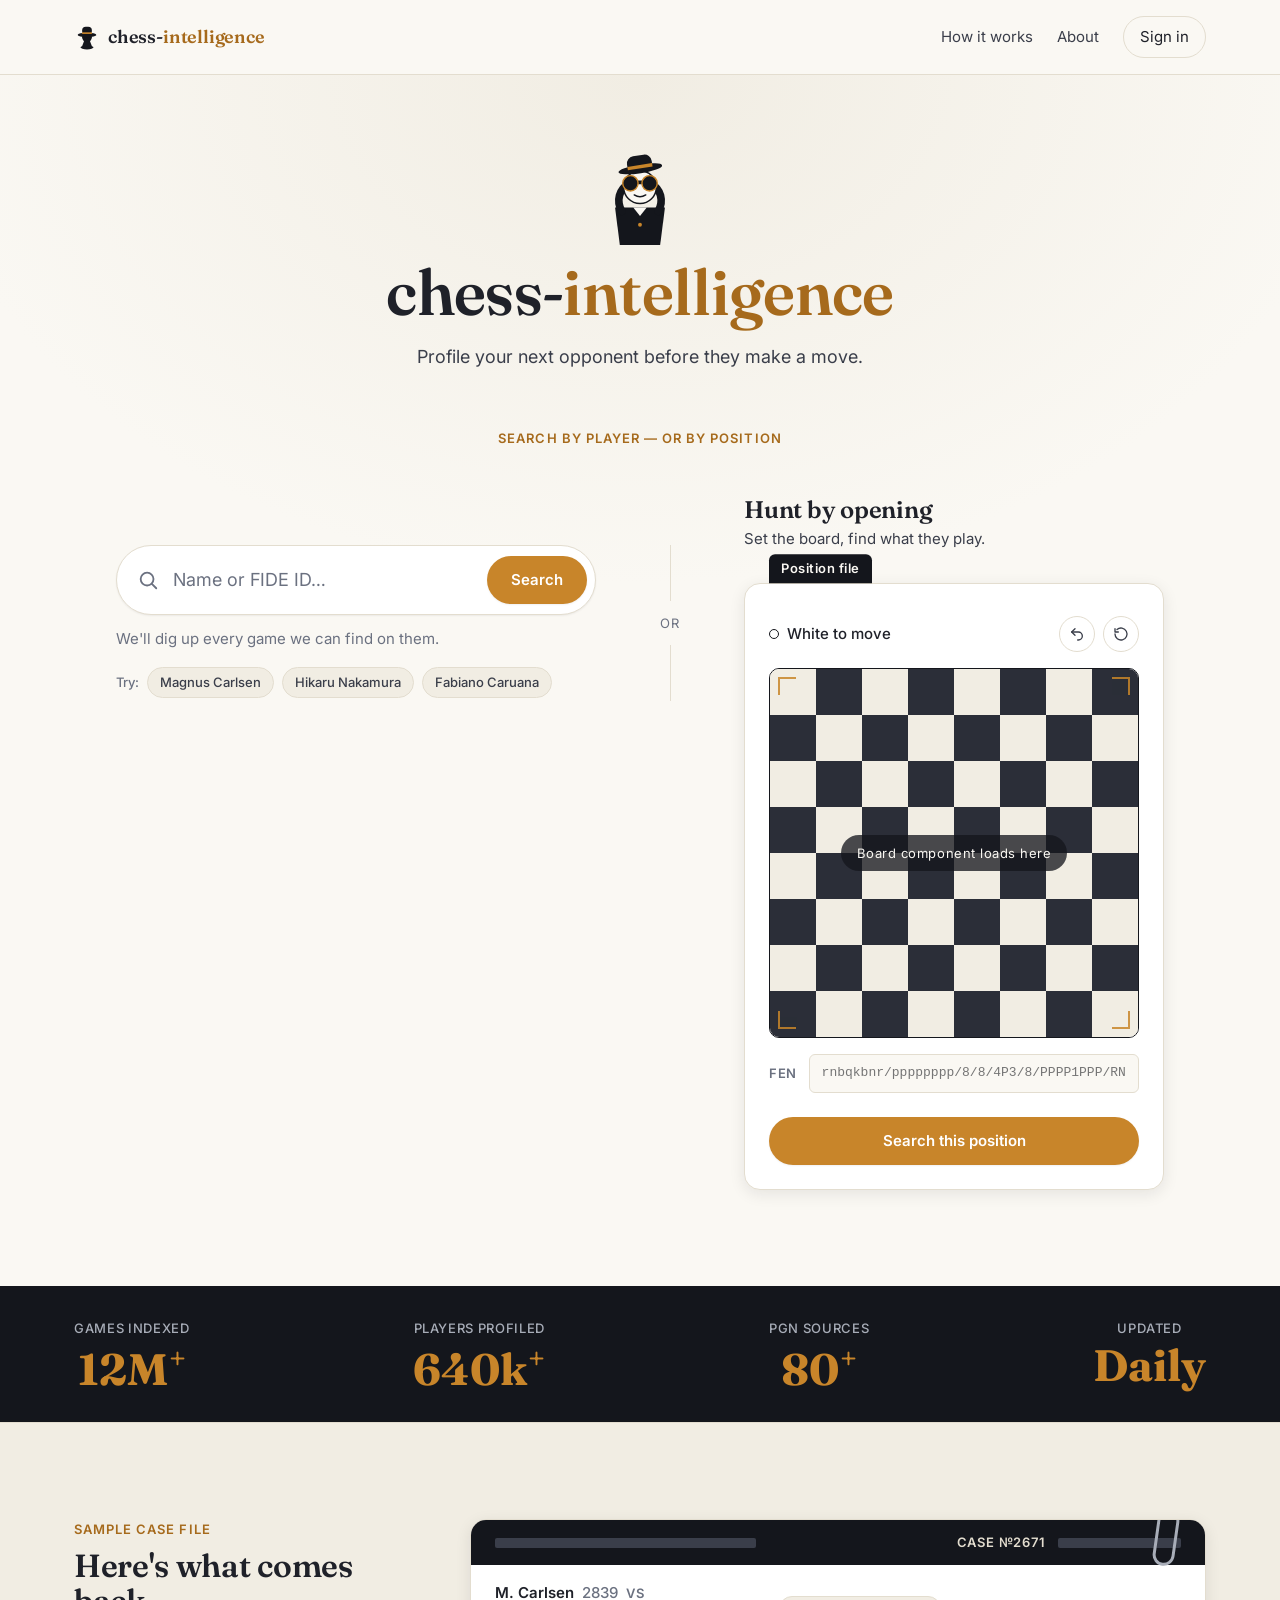
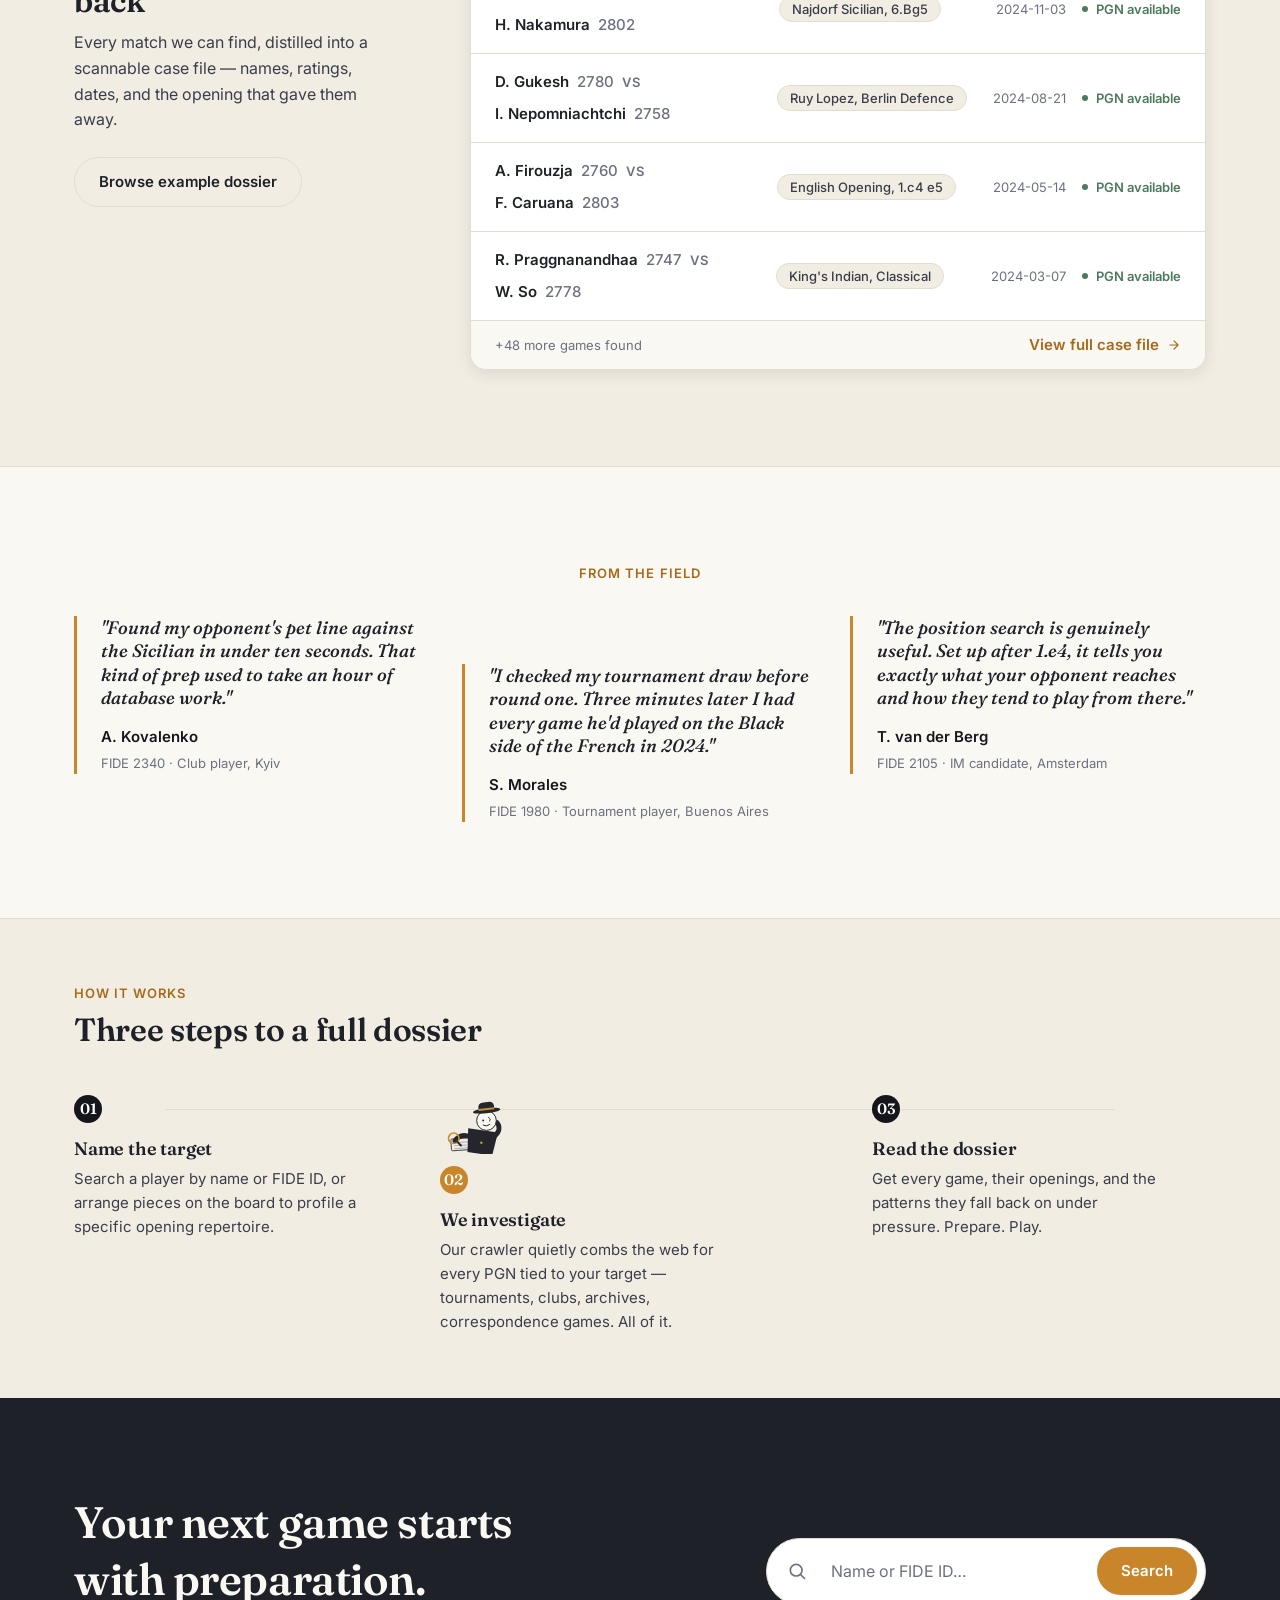
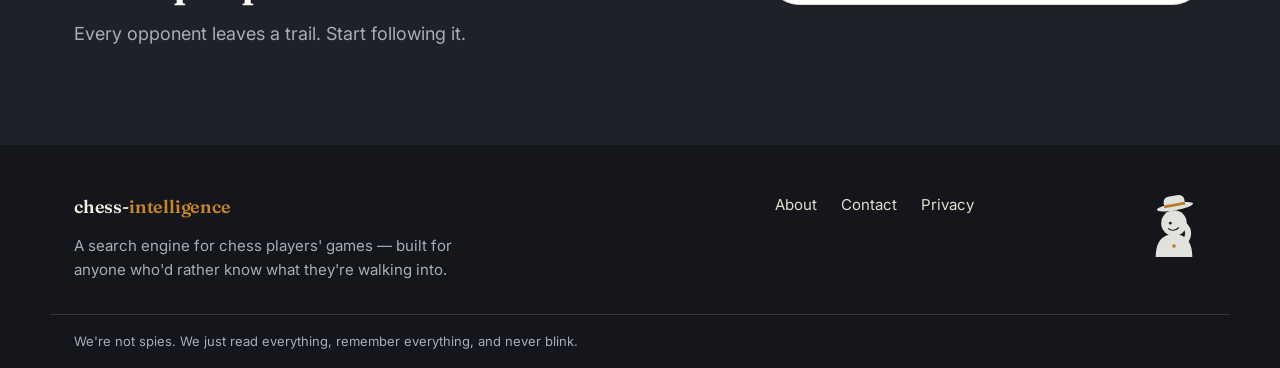
<file: index.html>
<!doctype html>
<html lang="en">
  <head>
    <meta charset="UTF-8" />
    <meta name="viewport" content="width=device-width, initial-scale=1.0" />
    <title>chess-intelligence — profile your next opponent</title>
    <meta
      name="description"
      content="Search the web's chess games by player name, FIDE ID, or board position. Find every PGN, opening, and tendency before you sit down to play."
    />

    <!-- ── Favicon & touch icon ── -->
    <link rel="icon" type="image/svg+xml" href="assets/favicon/favicon.svg" />
    <link rel="icon" type="image/png" sizes="16x16" href="assets/favicon/favicon-16.png" />
    <link rel="icon" type="image/png" sizes="32x32" href="assets/favicon/favicon-32.png" />
    <link rel="icon" type="image/png" sizes="48x48" href="assets/favicon/favicon-48.png" />
    <link rel="apple-touch-icon" sizes="180x180" href="assets/favicon/apple-touch-icon-180.png" />

    <!-- ── Google Fonts: Fraunces (display) + Inter (UI) ── -->
    <link rel="preconnect" href="https://fonts.googleapis.com" />
    <link rel="preconnect" href="https://fonts.gstatic.com" crossorigin />
    <link
      href="https://fonts.googleapis.com/css2?family=Fraunces:ital,opsz,wght@0,9..144,500;0,9..144,600;0,9..144,700;1,9..144,500;1,9..144,600&family=Inter:wght@400;500;600;700&display=swap"
      rel="stylesheet"
    />

    <!-- ── Stylesheets (load order matters) ── -->
    <link rel="stylesheet" href="css/variables.css?v=1.5" /><!-- design tokens -->
    <link rel="stylesheet" href="css/base.css?v=1.5" />     <!-- reset + base elements -->
    <link rel="stylesheet" href="css/layout.css?v=1.5" />   <!-- section structure -->
    <link rel="stylesheet" href="css/components.css?v=1.5" /><!-- UI components -->
  </head>

  <body>

    <!-- Skip link for keyboard / screen-reader users -->
    <a class="visually-hidden" href="#main">Skip to content</a>

    <!-- ================================================================
         HEADER — slim, brand-first, does not compete with hero search
         ================================================================ -->
    <header class="site-header">
      <div class="wrap site-header__row">

        <!-- Wordmark lockup: favicon mark + text -->
        <a href="index.html" class="wordmark-lockup" aria-label="chess-intelligence home">
          <img
            class="wordmark-lockup__mark"
            src="assets/favicon/favicon.svg"
            alt=""
            aria-hidden="true"
            width="28"
            height="28"
          />
          <span class="wordmark wordmark--sm">
            <span class="wordmark__chess">chess</span><span class="wordmark__dash">-</span><span class="wordmark__intel">intelligence</span>
          </span>
        </a>

        <!-- Primary navigation -->
        <nav class="site-nav" aria-label="Primary">
          <a href="#how-it-works">How it works</a>
          <a href="about.html">About</a>
          <a href="signin.html" class="site-nav__signin">Sign in</a>
        </nav>

      </div>
    </header>

    <main id="main">

      <!-- ================================================================
           HERO — the entire product pitch in one screen.
           Wordmark → tagline → dual search surface (name + board side-by-side).
           Mascot integrated beside the search bar, looking toward the input.
           ================================================================ -->
      <section class="hero">
        <div class="wrap hero__inner">

          <!-- Brand intro: mascot peek → wordmark → tagline -->
          <div class="hero__intro">
            <img
              class="hero__mascot-peek"
              src="assets/img/mascot-hero.svg"
              alt=""
              aria-hidden="true"
            />
            <h1 class="wordmark wordmark--lg">
              <span class="wordmark__chess">chess</span><span class="wordmark__dash">-</span><span class="wordmark__intel">intelligence</span>
            </h1>
            <p class="hero__tagline">
              Profile your next opponent before they make a move.
            </p>
          </div>

          <!-- Surface label connecting the two search modes -->
          <p class="eyebrow hero__surface-label">Search by player — or by position</p>

          <!-- Unified search surface: Mode A left, "or" divider, Mode B right -->
          <div class="search-surface">

            <!-- ── Mode A: search by name / FIDE ID ── -->
            <div class="search-surface__mode search-surface__mode--name">
              <!-- h2 visually hidden; wordmark carries the visual weight here -->
              <h2 class="search-surface__heading">Find a player</h2>

              <form class="namesearch" action="#" role="search">
                <label for="player-search" class="visually-hidden">Name or FIDE ID</label>
                <!-- Magnifying glass icon reinforces the spy/search theme -->
                <svg class="namesearch__icon" width="22" height="22" viewBox="0 0 24 24" fill="none" aria-hidden="true">
                  <circle cx="11" cy="11" r="7" stroke="currentColor" stroke-width="2" />
                  <line x1="16.2" y1="16.2" x2="21" y2="21" stroke="currentColor" stroke-width="2" stroke-linecap="round" />
                </svg>
                <input
                  id="player-search"
                  type="text"
                  name="q"
                  placeholder="Name or FIDE ID…"
                  autocomplete="off"
                />
                <button type="submit" class="btn btn-primary namesearch__submit">Search</button>
              </form>

              <p class="search-surface__helper">We'll dig up every game we can find on them.</p>

              <!-- Popular search suggestions -->
              <div class="namesearch__suggestions">
                <span class="namesearch__suggestion-label">Try:</span>
                <button type="button" class="namesearch__chip">Magnus Carlsen</button>
                <button type="button" class="namesearch__chip">Hikaru Nakamura</button>
                <button type="button" class="namesearch__chip">Fabiano Caruana</button>
              </div>
            </div>

            <!-- ── Divider with "or" ── -->
            <div class="search-surface__divider" role="presentation">
              <span>or</span>
            </div>

            <!-- ── Mode B: search by board position ── -->
            <div class="search-surface__mode search-surface__mode--board">
              <h2 class="search-surface__heading">Hunt by opening</h2>
              <p class="search-surface__sublabel">Set the board, find what they play.</p>

              <!-- Board "case file" card — dossier framing around the board placeholder -->
              <div class="board-dossier">
                <!-- Tab label gives it the dossier/classified-file aesthetic -->
                <div class="board-dossier__tab">Position file</div>

                <!-- Controls row above the board -->
                <div class="board-dossier__top">
                  <span class="side-indicator">
                    <span class="side-indicator__dot" aria-hidden="true"></span>
                    White to move
                  </span>
                  <div class="board-dossier__controls">
                    <button type="button" class="btn-icon" aria-label="Undo last move">
                      <!-- Undo arrow icon -->
                      <svg width="16" height="16" viewBox="0 0 24 24" fill="none" aria-hidden="true">
                        <path d="M9 14L4 9l5-5" stroke="currentColor" stroke-width="2" stroke-linecap="round" stroke-linejoin="round" />
                        <path d="M4 9h10a6 6 0 0 1 0 12h-1" stroke="currentColor" stroke-width="2" stroke-linecap="round" stroke-linejoin="round" />
                      </svg>
                    </button>
                    <button type="button" class="btn-icon" aria-label="Reset board">
                      <!-- Reset / refresh icon -->
                      <svg width="16" height="16" viewBox="0 0 24 24" fill="none" aria-hidden="true">
                        <path d="M3 12a9 9 0 1 0 3-6.7" stroke="currentColor" stroke-width="2" stroke-linecap="round" />
                        <path d="M3 4v5h5" stroke="currentColor" stroke-width="2" stroke-linecap="round" stroke-linejoin="round" />
                      </svg>
                    </button>
                  </div>
                </div>

                <!-- Board placeholder — client drops their own JS board component here.
                     Corner reticles give it the surveillance / targeting aesthetic. -->
                <div class="board-placeholder" aria-label="Interactive chess board will load here">
                  <span class="board-placeholder__reticle board-placeholder__reticle--tl" aria-hidden="true"></span>
                  <span class="board-placeholder__reticle board-placeholder__reticle--tr" aria-hidden="true"></span>
                  <span class="board-placeholder__reticle board-placeholder__reticle--bl" aria-hidden="true"></span>
                  <span class="board-placeholder__reticle board-placeholder__reticle--br" aria-hidden="true"></span>
                  <div class="board-placeholder__grid" aria-hidden="true"></div>
                  <p class="board-placeholder__label">Board component loads here</p>
                </div>

                <!-- Optional FEN input for direct position paste -->
                <div class="board-dossier__bottom">
                  <label for="fen-input" class="board-dossier__fen-label">FEN</label>
                  <input
                    id="fen-input"
                    class="board-dossier__fen-input"
                    type="text"
                    placeholder="rnbqkbnr/pppppppp/8/8/4P3/8/PPPP1PPP/RNBQKBNR"
                    autocomplete="off"
                  />
                </div>

                <button type="button" class="btn btn-primary board-dossier__submit">
                  Search this position
                </button>
              </div><!-- /board-dossier -->
            </div><!-- /Mode B -->

          </div><!-- /search-surface -->
        </div><!-- /hero__inner -->
      </section>

      <!-- ================================================================
           STATS STRIP — builds trust immediately below the hero fold.
           Dark background for contrast rhythm. Numbers in amber accent.
           ================================================================ -->
      <section class="stats-strip" aria-label="Platform statistics">
        <div class="wrap stats-strip__inner">
          <dl class="stats-strip__list">
            <div class="stats-strip__item">
              <dt class="stats-strip__label">Games indexed</dt>
              <dd class="stats-strip__value">12M<span class="stats-strip__plus">+</span></dd>
            </div>
            <div class="stats-strip__item">
              <dt class="stats-strip__label">Players profiled</dt>
              <dd class="stats-strip__value">640k<span class="stats-strip__plus">+</span></dd>
            </div>
            <div class="stats-strip__item">
              <dt class="stats-strip__label">PGN sources</dt>
              <dd class="stats-strip__value">80<span class="stats-strip__plus">+</span></dd>
            </div>
            <div class="stats-strip__item">
              <dt class="stats-strip__label">Updated</dt>
              <dd class="stats-strip__value">Daily</dd>
            </div>
          </dl>
        </div>
      </section>

      <!-- ================================================================
           RESULTS PREVIEW (DOSSIER) — proof of payload.
           Visitors see exactly what they get before committing to a search.
           Styled as a classified "case file" to reinforce the spy theme.
           ================================================================ -->
      <section class="dossier-preview">
        <div class="wrap dossier-preview__inner">

          <div class="dossier-preview__intro">
            <p class="eyebrow">Sample case file</p>
            <h2 class="dossier-preview__heading">Here's what comes back</h2>
            <p class="dossier-preview__copy">
              Every match we can find, distilled into a scannable case file —
              names, ratings, dates, and the opening that gave them away.
            </p>
            <a href="#" class="btn btn-ghost dossier-preview__cta">Browse example dossier</a>
          </div>

          <!-- Case file card with faux-classified styling -->
          <div class="case-file">
            <!-- Header row: redacted bars simulate a classified header; tag shows case number -->
            <div class="case-file__header">
              <span class="case-file__redacted" style="width: 38%"></span>
              <span class="case-file__tag">CASE №2671</span>
              <span class="case-file__redacted" style="width: 18%"></span>
            </div>

            <!-- Game rows — each shows: players + Elo, opening name, date, PGN indicator -->
            <ul class="case-file__rows">

              <li class="case-file__row">
                <div class="case-file__players">
                  <span class="case-file__player">M. Carlsen <em>2839</em></span>
                  <span class="case-file__vs">vs</span>
                  <span class="case-file__player">H. Nakamura <em>2802</em></span>
                </div>
                <span class="case-file__opening">
                  <span class="case-file__opening-tag">Najdorf Sicilian, 6.Bg5</span>
                </span>
                <span class="case-file__date">2024-11-03</span>
                <span class="case-file__pgn">PGN available</span>
              </li>

              <li class="case-file__row">
                <div class="case-file__players">
                  <span class="case-file__player">D. Gukesh <em>2780</em></span>
                  <span class="case-file__vs">vs</span>
                  <span class="case-file__player">I. Nepomniachtchi <em>2758</em></span>
                </div>
                <span class="case-file__opening">
                  <span class="case-file__opening-tag">Ruy Lopez, Berlin Defence</span>
                </span>
                <span class="case-file__date">2024-08-21</span>
                <span class="case-file__pgn">PGN available</span>
              </li>

              <li class="case-file__row">
                <div class="case-file__players">
                  <span class="case-file__player">A. Firouzja <em>2760</em></span>
                  <span class="case-file__vs">vs</span>
                  <span class="case-file__player">F. Caruana <em>2803</em></span>
                </div>
                <span class="case-file__opening">
                  <span class="case-file__opening-tag">English Opening, 1.c4 e5</span>
                </span>
                <span class="case-file__date">2024-05-14</span>
                <span class="case-file__pgn">PGN available</span>
              </li>

              <li class="case-file__row">
                <div class="case-file__players">
                  <span class="case-file__player">R. Praggnanandhaa <em>2747</em></span>
                  <span class="case-file__vs">vs</span>
                  <span class="case-file__player">W. So <em>2778</em></span>
                </div>
                <span class="case-file__opening">
                  <span class="case-file__opening-tag">King's Indian, Classical</span>
                </span>
                <span class="case-file__date">2024-03-07</span>
                <span class="case-file__pgn">PGN available</span>
              </li>

            </ul>

            <!-- Case file CTA footer -->
            <div class="case-file__footer">
              <span class="case-file__more-hint">+48 more games found</span>
              <a href="#" class="case-file__view-link">
                View full case file
                <svg width="14" height="14" viewBox="0 0 24 24" fill="none" aria-hidden="true">
                  <path d="M5 12h14M12 5l7 7-7 7" stroke="currentColor" stroke-width="2" stroke-linecap="round" stroke-linejoin="round"/>
                </svg>
              </a>
            </div>

            <!-- Paper-clip decorative detail — gives the card a physical document feel -->
            <div class="case-file__paperclip" aria-hidden="true"></div>
          </div><!-- /case-file -->

        </div>
      </section>

      <!-- ================================================================
           TESTIMONIALS — brief social proof from chess players.
           Fraunces italic for quote text; asymmetric layout, not a card grid.
           ================================================================ -->
      <section class="testimonials">
        <div class="wrap testimonials__inner">

          <p class="eyebrow testimonials__eyebrow">From the field</p>

          <div class="testimonials__grid">

            <figure class="testimonial">
              <blockquote class="testimonial__quote">
                "Found my opponent's pet line against the Sicilian in under ten seconds.
                 That kind of prep used to take an hour of database work."
              </blockquote>
              <figcaption class="testimonial__author">
                <span class="testimonial__name">A. Kovalenko</span>
                <span class="testimonial__detail">FIDE 2340 · Club player, Kyiv</span>
              </figcaption>
            </figure>

            <figure class="testimonial testimonial--offset">
              <blockquote class="testimonial__quote">
                "I checked my tournament draw before round one. Three minutes later
                 I had every game he'd played on the Black side of the French in 2024."
              </blockquote>
              <figcaption class="testimonial__author">
                <span class="testimonial__name">S. Morales</span>
                <span class="testimonial__detail">FIDE 1980 · Tournament player, Buenos Aires</span>
              </figcaption>
            </figure>

            <figure class="testimonial">
              <blockquote class="testimonial__quote">
                "The position search is genuinely useful. Set up after 1.e4, it tells you
                 exactly what your opponent reaches and how they tend to play from there."
              </blockquote>
              <figcaption class="testimonial__author">
                <span class="testimonial__name">T. van der Berg</span>
                <span class="testimonial__detail">FIDE 2105 · IM candidate, Amsterdam</span>
              </figcaption>
            </figure>

          </div>
        </div>
      </section>

      <!-- ================================================================
           HOW IT WORKS — 3-step explainer.
           Connected timeline, step 2 (crawler) carries more visual weight.
           ================================================================ -->
      <section class="how" id="how-it-works">
        <div class="wrap how__inner">
          <p class="eyebrow">How it works</p>
          <h2 class="how__heading">Three steps to a full dossier</h2>

          <ol class="how__timeline">

            <li class="how__step">
              <span class="how__index">01</span>
              <h3 class="how__step-heading">Name the target</h3>
              <p class="how__step-copy">
                Search a player by name or FIDE ID, or arrange pieces on the board
                to profile a specific opening repertoire.
              </p>
            </li>

            <!-- Step 2 is the hero step — mascot + amber badge + more copy -->
            <li class="how__step how__step--feature">
              <img class="how__mascot" src="assets/img/mascot-investigating.svg" alt="" aria-hidden="true" />
              <span class="how__index">02</span>
              <h3 class="how__step-heading">We investigate</h3>
              <p class="how__step-copy">
                Our crawler quietly combs the web for every PGN tied to your target —
                tournaments, clubs, archives, correspondence games. All of it.
              </p>
            </li>

            <li class="how__step">
              <span class="how__index">03</span>
              <h3 class="how__step-heading">Read the dossier</h3>
              <p class="how__step-copy">
                Get every game, their openings, and the patterns they fall back on
                under pressure. Prepare. Play.
              </p>
            </li>

          </ol>
        </div>
      </section>

      <!-- ================================================================
           PRE-FOOTER CTA — final conversion opportunity before leaving.
           Dark background echoes the footer, creates a bookend with the stats strip.
           Search bar repeated so users can act without scrolling back up.
           ================================================================ -->
      <section class="cta-block">
        <div class="wrap cta-block__inner">
          <div class="cta-block__copy">
            <h2 class="cta-block__heading">Your next game starts with preparation.</h2>
            <p class="cta-block__sub">
              Every opponent leaves a trail. Start following it.
            </p>
          </div>
          <form class="cta-block__search" action="#" role="search">
            <label for="cta-search" class="visually-hidden">Search a player</label>
            <svg class="namesearch__icon" width="20" height="20" viewBox="0 0 24 24" fill="none" aria-hidden="true">
              <circle cx="11" cy="11" r="7" stroke="currentColor" stroke-width="2" />
              <line x1="16.2" y1="16.2" x2="21" y2="21" stroke="currentColor" stroke-width="2" stroke-linecap="round" />
            </svg>
            <input id="cta-search" type="text" placeholder="Name or FIDE ID…" autocomplete="off" />
            <button type="submit" class="btn btn-primary">Search</button>
          </form>
        </div>
      </section>

    </main><!-- /main -->

    <!-- ================================================================
         FOOTER — brand repeat, links, cheeky espionage sign-off.
         Dark background bookends the page against the light hero.
         ================================================================ -->
    <footer class="site-footer">
      <div class="wrap site-footer__inner">

        <!-- Brand column -->
        <div class="site-footer__brand" id="about">
          <a href="index.html" class="wordmark wordmark--sm wordmark--inverse" aria-label="chess-intelligence home">
            <span class="wordmark__chess">chess</span><span class="wordmark__dash">-</span><span class="wordmark__intel">intelligence</span>
          </a>
          <p class="site-footer__about">
            A search engine for chess players' games — built for anyone who'd rather
            know what they're walking into.
          </p>
        </div>

        <!-- Footer navigation -->
        <nav class="site-footer__links" aria-label="Footer">
          <a href="about.html">About</a>
          <a href="#">Contact</a>
          <a href="#">Privacy</a>
        </nav>

        <!-- Small mascot repeat — brand consistency, friendly sign-off -->
        <img
          class="site-footer__mascot"
          src="assets/img/mascot-footer.svg"
          alt=""
          aria-hidden="true"
        />

      </div><!-- /site-footer__inner -->

      <!-- Cheeky one-liner in espionage tone -->
      <p class="site-footer__cheeky wrap">
        We're not spies. We just read everything, remember everything, and never blink.
      </p>
    </footer>

  </body>
</html>
</file>
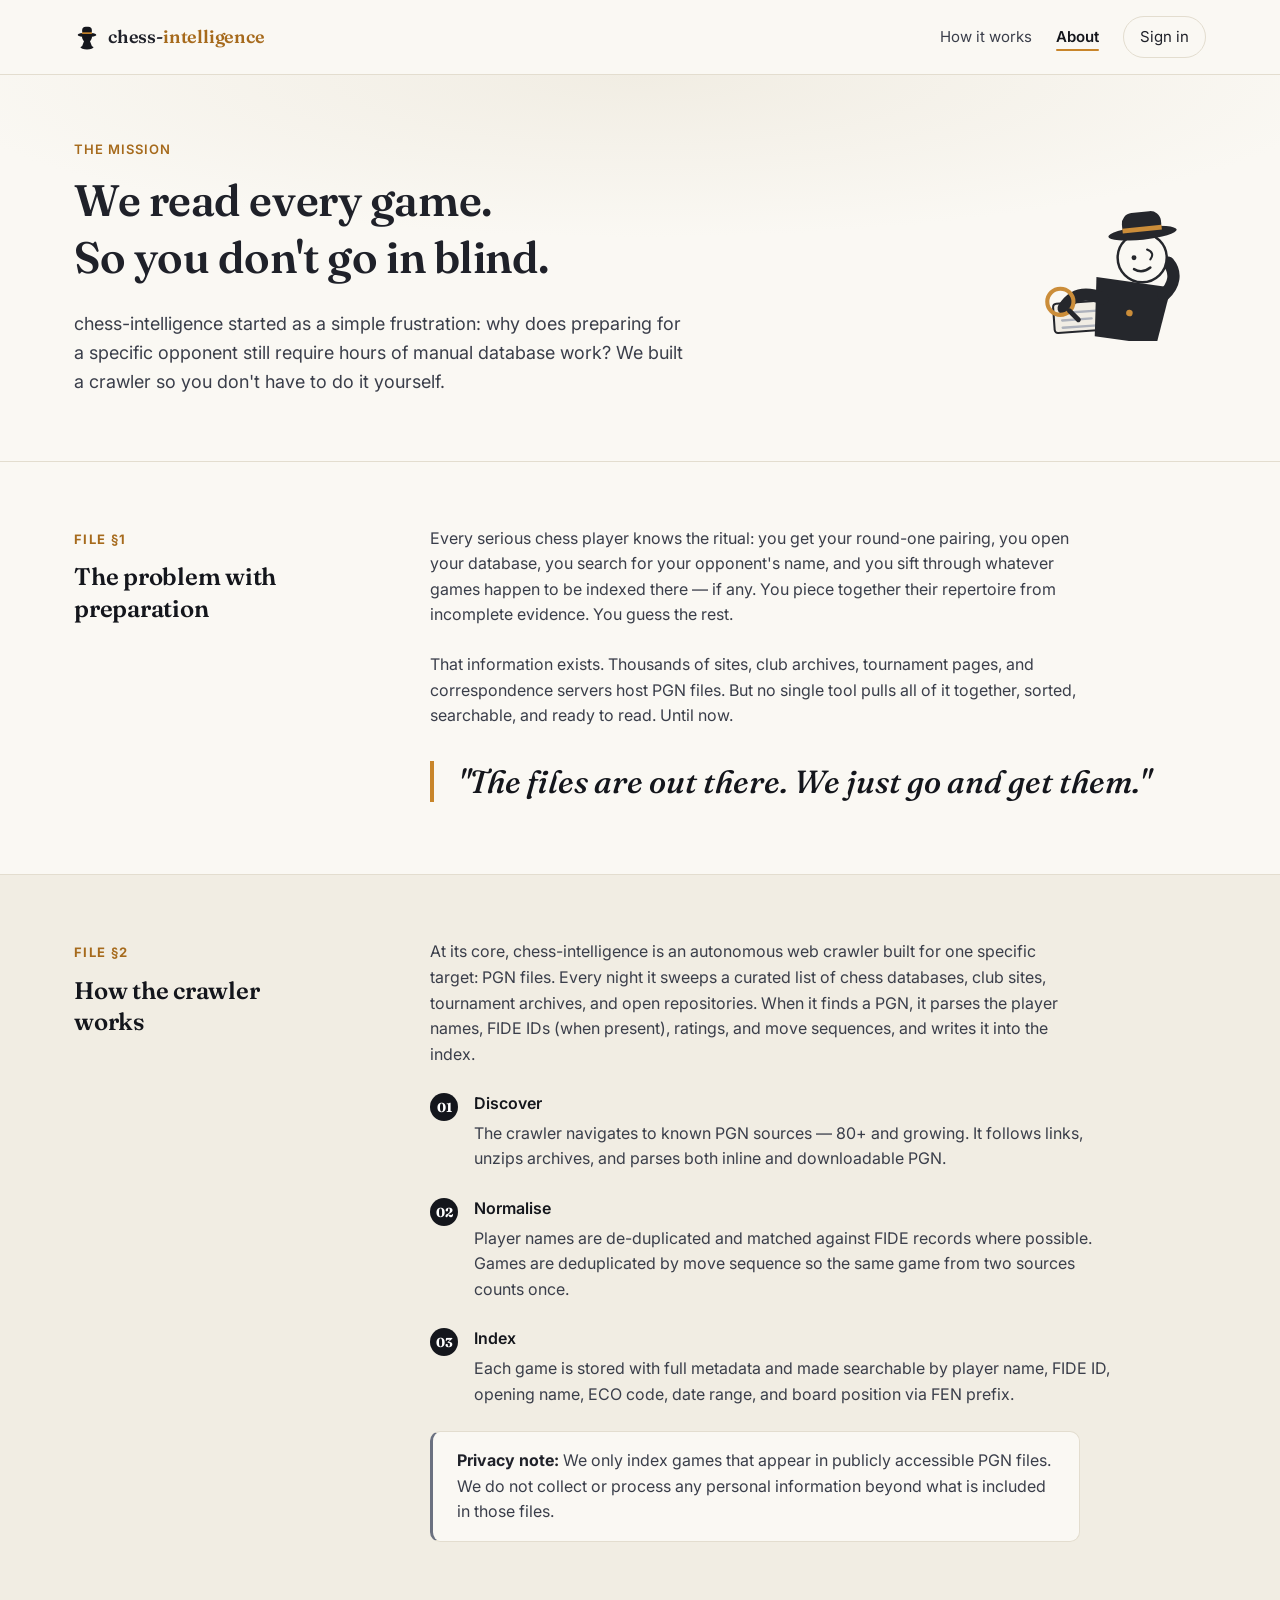
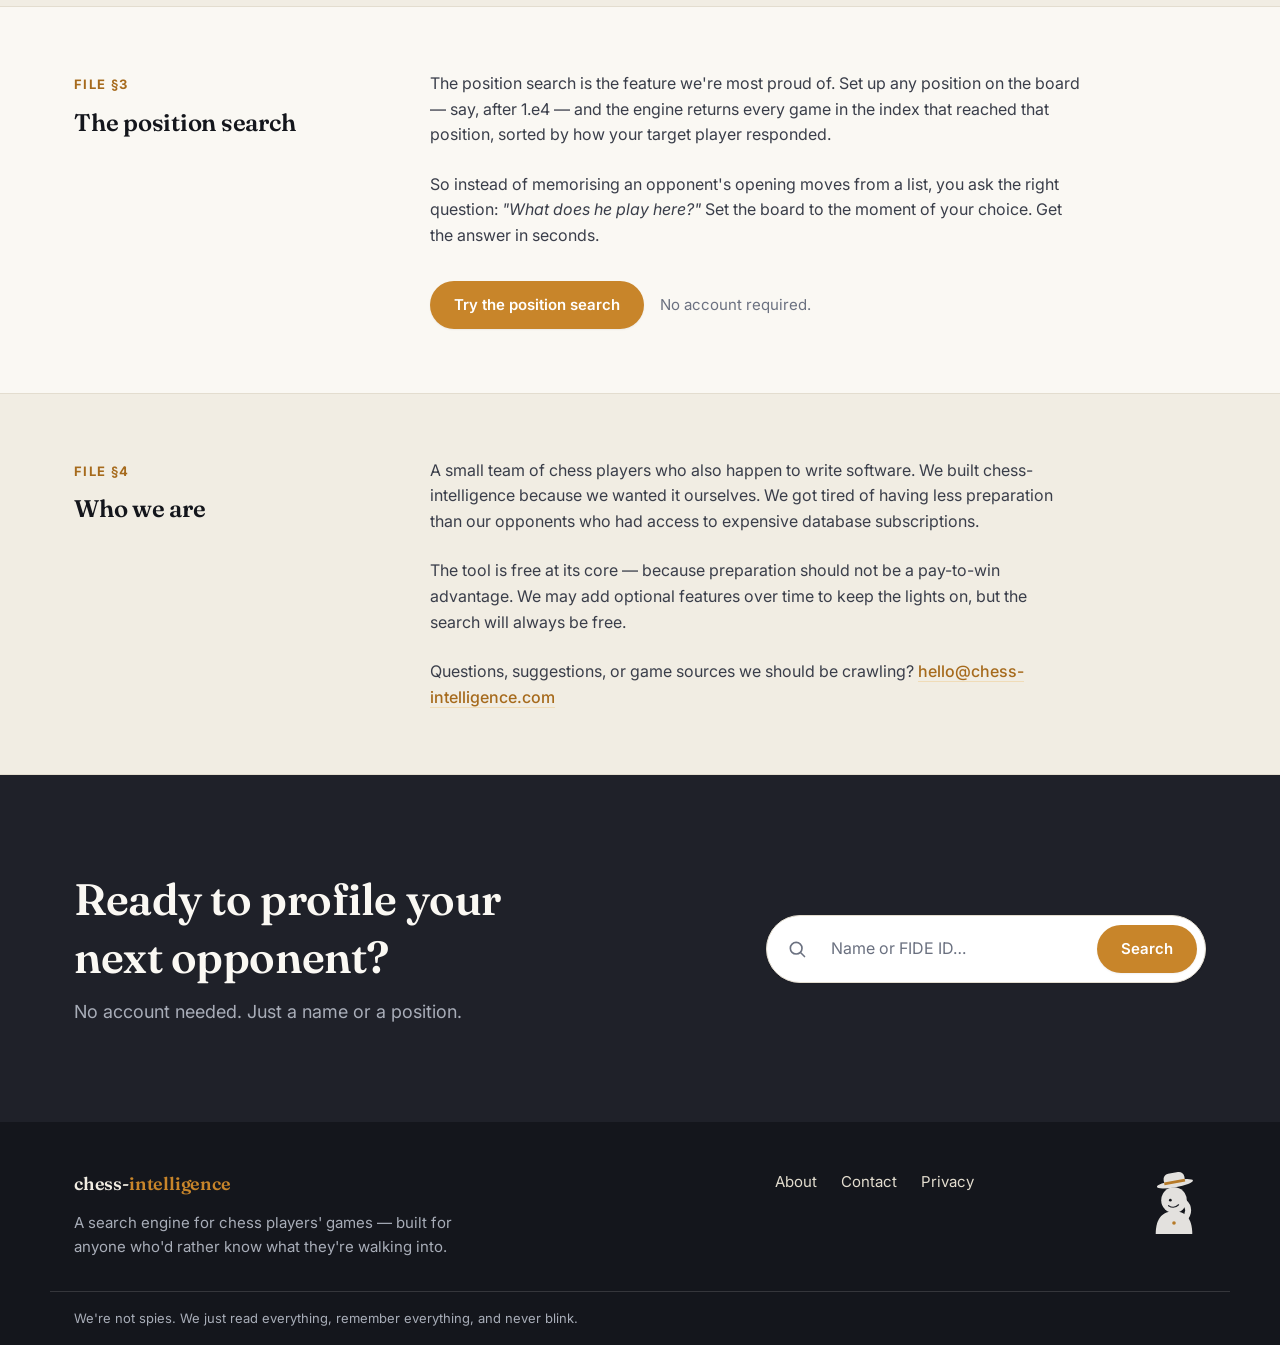
<file: about.html>
<!doctype html>
<html lang="en">
  <head>
    <meta charset="UTF-8" />
    <meta name="viewport" content="width=device-width, initial-scale=1.0" />
    <title>About — chess-intelligence</title>
    <meta
      name="description"
      content="The mission behind chess-intelligence: why we built a web crawler for chess games, how it works, and who we are."
    />

    <!-- ── Favicon ── -->
    <link rel="icon" type="image/svg+xml" href="assets/favicon/favicon.svg" />
    <link rel="icon" type="image/png" sizes="32x32" href="assets/favicon/favicon-32.png" />
    <link rel="apple-touch-icon" sizes="180x180" href="assets/favicon/apple-touch-icon-180.png" />

    <!-- ── Google Fonts ── -->
    <link rel="preconnect" href="https://fonts.googleapis.com" />
    <link rel="preconnect" href="https://fonts.gstatic.com" crossorigin />
    <link
      href="https://fonts.googleapis.com/css2?family=Fraunces:ital,opsz,wght@0,9..144,500;0,9..144,600;0,9..144,700;1,9..144,500;1,9..144,600&family=Inter:wght@400;500;600;700&display=swap"
      rel="stylesheet"
    />

    <!-- ── Stylesheets ── -->
    <link rel="stylesheet" href="css/variables.css?v=1.5" />
    <link rel="stylesheet" href="css/base.css?v=1.5" />
    <link rel="stylesheet" href="css/layout.css?v=1.5" />
    <link rel="stylesheet" href="css/components.css?v=1.5" />
    <link rel="stylesheet" href="css/about.css?v=1.5" />
  </head>

  <body>

    <a class="visually-hidden" href="#main">Skip to content</a>

    <!-- ── Shared header (identical to index.html) ── -->
    <header class="site-header">
      <div class="wrap site-header__row">
        <a href="index.html" class="wordmark-lockup" aria-label="chess-intelligence home">
          <img class="wordmark-lockup__mark" src="assets/favicon/favicon.svg" alt="" aria-hidden="true" width="28" height="28" />
          <span class="wordmark wordmark--sm">
            <span class="wordmark__chess">chess</span><span class="wordmark__dash">-</span><span class="wordmark__intel">intelligence</span>
          </span>
        </a>
        <nav class="site-nav" aria-label="Primary">
          <a href="index.html#how-it-works">How it works</a>
          <a href="about.html" aria-current="page" class="site-nav__active">About</a>
          <a href="signin.html" class="site-nav__signin">Sign in</a>
        </nav>
      </div>
    </header>

    <main id="main">

      <!-- ================================================================
           ABOUT HERO — page entry point, sets the spy-story tone.
           Not as tall as the home hero; serves as chapter title only.
           ================================================================ -->
      <section class="about-hero">
        <div class="wrap about-hero__inner">

          <div class="about-hero__text">
            <p class="eyebrow">The mission</p>
            <h1 class="about-hero__heading">
              We read every game.<br>
              So you don't go in blind.
            </h1>
            <p class="about-hero__sub">
              chess-intelligence started as a simple frustration: why does preparing for a
              specific opponent still require hours of manual database work? We built a
              crawler so you don't have to do it yourself.
            </p>
          </div>

          <!-- Mascot beside the heading on desktop -->
          <img
            class="about-hero__mascot"
            src="assets/img/mascot-investigating.svg"
            alt=""
            aria-hidden="true"
          />

        </div>
      </section>

      <!-- ================================================================
           DOSSIER SECTIONS — the story told as a classified brief.
           Each section is a "file section" in the dossier metaphor.
           ================================================================ -->
      <div class="about-body">

        <!-- ── §1 — Origin ── -->
        <section class="about-section">
          <div class="wrap about-section__inner">

            <aside class="about-section__label">
              <span class="about-file-tag">FILE §1</span>
              <h2 class="about-section__heading">The problem with preparation</h2>
            </aside>

            <div class="about-section__content">
              <p>
                Every serious chess player knows the ritual: you get your round-one pairing, you
                open your database, you search for your opponent's name, and you sift through whatever
                games happen to be indexed there — if any. You piece together their repertoire from
                incomplete evidence. You guess the rest.
              </p>
              <p>
                That information exists. Thousands of sites, club archives, tournament pages, and
                correspondence servers host PGN files. But no single tool pulls all of it together,
                sorted, searchable, and ready to read. Until now.
              </p>
              <blockquote class="about-pullquote">
                "The files are out there. We just go and get them."
              </blockquote>
            </div>

          </div>
        </section>

        <!-- ── §2 — How the crawler works ── -->
        <section class="about-section about-section--alt">
          <div class="wrap about-section__inner">

            <aside class="about-section__label">
              <span class="about-file-tag">FILE §2</span>
              <h2 class="about-section__heading">How the crawler works</h2>
            </aside>

            <div class="about-section__content">
              <p>
                At its core, chess-intelligence is an autonomous web crawler built for one specific
                target: PGN files. Every night it sweeps a curated list of chess databases, club
                sites, tournament archives, and open repositories. When it finds a PGN, it parses
                the player names, FIDE IDs (when present), ratings, and move sequences, and writes
                it into the index.
              </p>

              <!-- Three-step technical explainer — brief, scannable -->
              <ol class="about-steps">
                <li class="about-step">
                  <span class="about-step__index">01</span>
                  <div>
                    <strong class="about-step__title">Discover</strong>
                    <p class="about-step__copy">
                      The crawler navigates to known PGN sources — 80+ and growing.
                      It follows links, unzips archives, and parses both inline and downloadable PGN.
                    </p>
                  </div>
                </li>
                <li class="about-step">
                  <span class="about-step__index">02</span>
                  <div>
                    <strong class="about-step__title">Normalise</strong>
                    <p class="about-step__copy">
                      Player names are de-duplicated and matched against FIDE records where possible.
                      Games are deduplicated by move sequence so the same game from two sources
                      counts once.
                    </p>
                  </div>
                </li>
                <li class="about-step">
                  <span class="about-step__index">03</span>
                  <div>
                    <strong class="about-step__title">Index</strong>
                    <p class="about-step__copy">
                      Each game is stored with full metadata and made searchable by player name,
                      FIDE ID, opening name, ECO code, date range, and board position via FEN prefix.
                    </p>
                  </div>
                </li>
              </ol>

              <p class="about-note">
                <strong>Privacy note:</strong> We only index games that appear in publicly accessible
                PGN files. We do not collect or process any personal information beyond what is
                included in those files.
              </p>
            </div>

          </div>
        </section>

        <!-- ── §3 — Position search ── -->
        <section class="about-section">
          <div class="wrap about-section__inner">

            <aside class="about-section__label">
              <span class="about-file-tag">FILE §3</span>
              <h2 class="about-section__heading">The position search</h2>
            </aside>

            <div class="about-section__content">
              <p>
                The position search is the feature we're most proud of. Set up any position on the
                board — say, after 1.e4 — and the engine returns every game in the index that
                reached that position, sorted by how your target player responded.
              </p>
              <p>
                So instead of memorising an opponent's opening moves from a list, you ask the
                right question: <em>"What does he play here?"</em> Set the board to the moment
                of your choice. Get the answer in seconds.
              </p>
              <div class="about-cta-inline">
                <a href="index.html" class="btn btn-primary">Try the position search</a>
                <span class="about-cta-inline__hint">No account required.</span>
              </div>
            </div>

          </div>
        </section>

        <!-- ── §4 — Who we are ── -->
        <section class="about-section about-section--alt">
          <div class="wrap about-section__inner">

            <aside class="about-section__label">
              <span class="about-file-tag">FILE §4</span>
              <h2 class="about-section__heading">Who we are</h2>
            </aside>

            <div class="about-section__content">
              <p>
                A small team of chess players who also happen to write software. We built
                chess-intelligence because we wanted it ourselves. We got tired of having less
                preparation than our opponents who had access to expensive database subscriptions.
              </p>
              <p>
                The tool is free at its core — because preparation should not be a pay-to-win
                advantage. We may add optional features over time to keep the lights on, but
                the search will always be free.
              </p>
              <p>
                Questions, suggestions, or game sources we should be crawling?
                <a href="mailto:hello@chess-intelligence.com" class="about-link">hello@chess-intelligence.com</a>
              </p>
            </div>

          </div>
        </section>

      </div><!-- /about-body -->

      <!-- ── Final CTA ── -->
      <section class="cta-block">
        <div class="wrap cta-block__inner">
          <div class="cta-block__copy">
            <h2 class="cta-block__heading">Ready to profile your next opponent?</h2>
            <p class="cta-block__sub">No account needed. Just a name or a position.</p>
          </div>
          <form class="cta-block__search" action="index.html" role="search">
            <label for="about-cta-search" class="visually-hidden">Search a player</label>
            <svg class="namesearch__icon" width="20" height="20" viewBox="0 0 24 24" fill="none" aria-hidden="true">
              <circle cx="11" cy="11" r="7" stroke="currentColor" stroke-width="2" />
              <line x1="16.2" y1="16.2" x2="21" y2="21" stroke="currentColor" stroke-width="2" stroke-linecap="round" />
            </svg>
            <input id="about-cta-search" type="text" placeholder="Name or FIDE ID…" autocomplete="off" />
            <button type="submit" class="btn btn-primary">Search</button>
          </form>
        </div>
      </section>

    </main>

    <!-- ── Shared footer ── -->
    <footer class="site-footer">
      <div class="wrap site-footer__inner">
        <div class="site-footer__brand">
          <a href="index.html" class="wordmark wordmark--sm wordmark--inverse" aria-label="chess-intelligence home">
            <span class="wordmark__chess">chess</span><span class="wordmark__dash">-</span><span class="wordmark__intel">intelligence</span>
          </a>
          <p class="site-footer__about">
            A search engine for chess players' games — built for anyone who'd rather know what they're walking into.
          </p>
        </div>
        <nav class="site-footer__links" aria-label="Footer">
          <a href="about.html">About</a>
          <a href="#">Contact</a>
          <a href="#">Privacy</a>
        </nav>
        <img class="site-footer__mascot" src="assets/img/mascot-footer.svg" alt="" aria-hidden="true" />
      </div>
      <p class="site-footer__cheeky wrap">
        We're not spies. We just read everything, remember everything, and never blink.
      </p>
    </footer>

  </body>
</html>
</file>
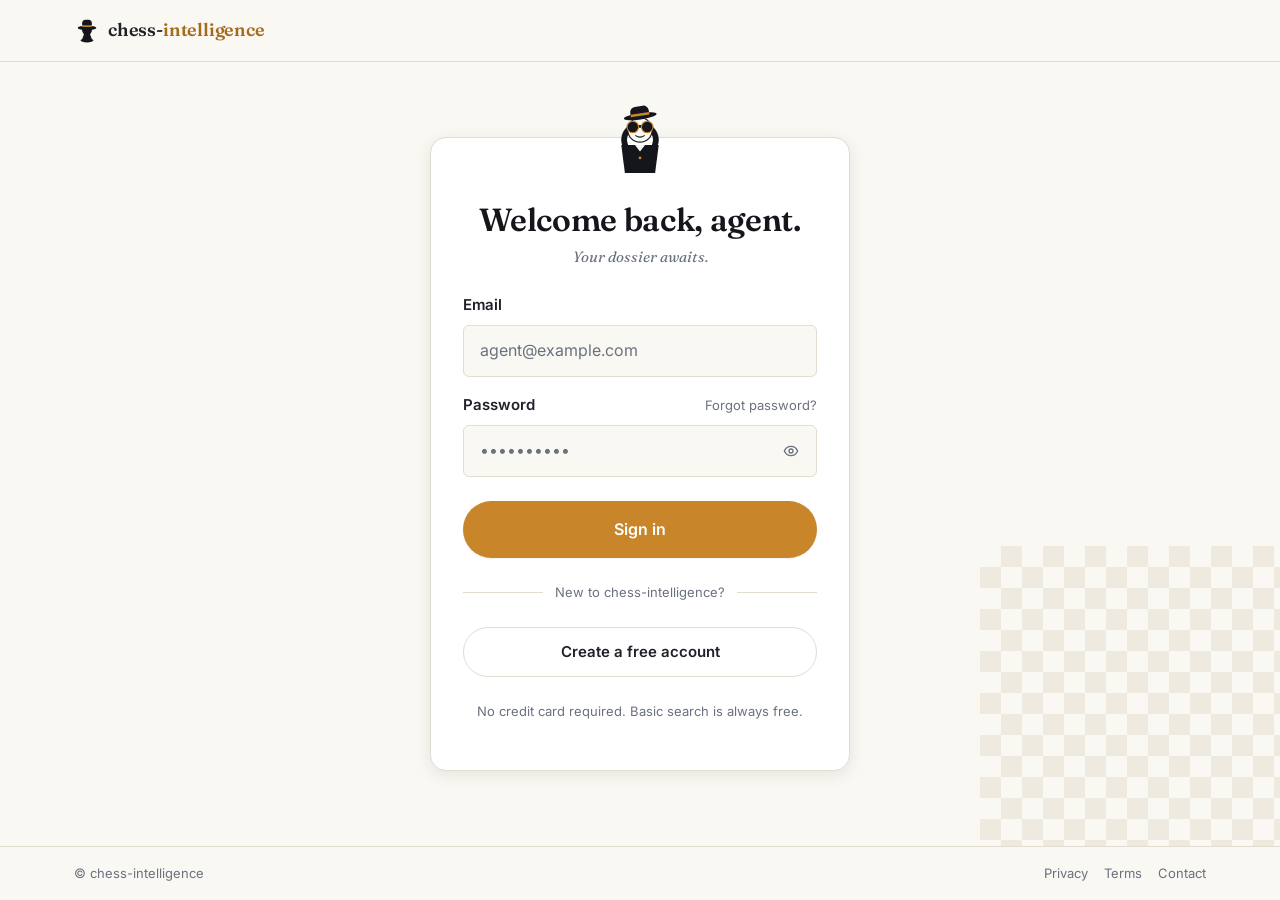
<file: signin.html>
<!doctype html>
<html lang="en">
  <head>
    <meta charset="UTF-8" />
    <meta name="viewport" content="width=device-width, initial-scale=1.0" />
    <title>Sign in — chess-intelligence</title>
    <meta name="description" content="Sign in to your chess-intelligence account to access your saved dossiers and search history." />
    <meta name="robots" content="noindex" /><!-- Sign-in page does not need to be indexed -->

    <!-- ── Favicon ── -->
    <link rel="icon" type="image/svg+xml" href="assets/favicon/favicon.svg" />
    <link rel="icon" type="image/png" sizes="32x32" href="assets/favicon/favicon-32.png" />
    <link rel="apple-touch-icon" sizes="180x180" href="assets/favicon/apple-touch-icon-180.png" />

    <!-- ── Google Fonts ── -->
    <link rel="preconnect" href="https://fonts.googleapis.com" />
    <link rel="preconnect" href="https://fonts.gstatic.com" crossorigin />
    <link
      href="https://fonts.googleapis.com/css2?family=Fraunces:ital,opsz,wght@0,9..144,500;0,9..144,600;0,9..144,700;1,9..144,500&family=Inter:wght@400;500;600;700&display=swap"
      rel="stylesheet"
    />

    <!-- ── Stylesheets ── -->
    <link rel="stylesheet" href="css/variables.css?v=1.5" />
    <link rel="stylesheet" href="css/base.css?v=1.5" />
    <link rel="stylesheet" href="css/layout.css?v=1.5" />
    <link rel="stylesheet" href="css/components.css?v=1.5" />
    <link rel="stylesheet" href="css/signin.css?v=1.5" />
  </head>

  <body class="signin-page">

    <a class="visually-hidden" href="#main">Skip to content</a>

    <!-- ── Minimal header — brand only, no nav distraction ── -->
    <header class="signin-header">
      <div class="wrap signin-header__row">
        <a href="index.html" class="wordmark-lockup" aria-label="chess-intelligence home">
          <img class="wordmark-lockup__mark" src="assets/favicon/favicon.svg" alt="" aria-hidden="true" width="28" height="28" />
          <span class="wordmark wordmark--sm">
            <span class="wordmark__chess">chess</span><span class="wordmark__dash">-</span><span class="wordmark__intel">intelligence</span>
          </span>
        </a>
        <!-- No nav on sign-in page — reduces distraction, improves conversion focus -->
      </div>
    </header>

    <main id="main" class="signin-main">

      <!-- ================================================================
           SIGN-IN CARD
           Centered, single-column form. Spy-tone microcopy sets the brand
           voice without interfering with the form's usability.
           ================================================================ -->
      <div class="signin-card">

        <!-- Mascot peeks over the top of the card -->
        <img
          class="signin-card__mascot"
          src="assets/img/mascot-hero.svg"
          alt=""
          aria-hidden="true"
        />

        <!-- Card heading -->
        <div class="signin-card__header">
          <h1 class="signin-card__heading">Welcome back, agent.</h1>
          <p class="signin-card__sub">Your dossier awaits.</p>
        </div>

        <!-- Sign-in form — static placeholder; no backend connected -->
        <form class="signin-form" action="#" method="post" novalidate>

          <!-- Email field -->
          <div class="form-field">
            <label class="form-field__label" for="signin-email">Email</label>
            <input
              class="form-field__input"
              id="signin-email"
              type="email"
              name="email"
              placeholder="agent@example.com"
              autocomplete="email"
              required
            />
          </div>

          <!-- Password field -->
          <div class="form-field">
            <div class="form-field__label-row">
              <label class="form-field__label" for="signin-password">Password</label>
              <!-- Forgot password link — right-aligned in the label row -->
              <a href="#" class="form-field__forgot">Forgot password?</a>
            </div>
            <div class="form-field__password-wrap">
              <input
                class="form-field__input"
                id="signin-password"
                type="password"
                name="password"
                placeholder="••••••••••"
                autocomplete="current-password"
                required
              />
              <!-- Toggle button: show/hide password (visual only — no JS) -->
              <button
                type="button"
                class="form-field__toggle"
                aria-label="Show password"
                tabindex="-1"
              >
                <!-- Eye icon -->
                <svg width="18" height="18" viewBox="0 0 24 24" fill="none" aria-hidden="true">
                  <path d="M2 12s3-7 10-7 10 7 10 7-3 7-10 7-10-7-10-7Z" stroke="currentColor" stroke-width="2"/>
                  <circle cx="12" cy="12" r="3" stroke="currentColor" stroke-width="2"/>
                </svg>
              </button>
            </div>
          </div>

          <!-- Submit button — primary amber CTA -->
          <button type="submit" class="btn btn-primary signin-form__submit">
            Sign in
          </button>

        </form>

        <!-- Divider -->
        <div class="signin-divider" role="presentation">
          <span>New to chess-intelligence?</span>
        </div>

        <!-- Registration link -->
        <a href="#" class="btn btn-ghost signin-card__register">
          Create a free account
        </a>

        <!-- Trust line -->
        <p class="signin-card__trust">
          No credit card required. Basic search is always free.
        </p>

      </div><!-- /signin-card -->

      <!-- Decorative chessboard pattern tile (background texture) -->
      <div class="signin-bg-tile" aria-hidden="true"></div>

    </main>

    <!-- ── Minimal footer — legal links only ── -->
    <footer class="signin-footer">
      <div class="wrap signin-footer__row">
        <p class="signin-footer__copy">
          &copy; chess-intelligence
        </p>
        <nav class="signin-footer__links" aria-label="Legal">
          <a href="#">Privacy</a>
          <a href="#">Terms</a>
          <a href="#">Contact</a>
        </nav>
      </div>
    </footer>

  </body>
</html>
</file>
<file: css/variables.css>
/* ==========================================================================
   variables.css — Design tokens for chess-intelligence.com
   ─────────────────────────────────────────────────────────────────────────
   All colour, type, spacing, radius, and shadow values live here.
   Edit this file to retheme the whole site without touching layout or
   component rules.

   Naming convention: --{category}-{scale/modifier}
   ========================================================================== */

:root {

  /* ── Colour ─────────────────────────────────────────────────────────────
     "Noir with a wink": charcoal/ink dark base (espionage feel), warm
     paper/parchment for surfaces, one amber/brass accent for CTAs and
     highlights. Chessboard squares reuse the ink/paper duality naturally.
     ────────────────────────────────────────────────────────────────────── */

  /* Ink scale — primary text and dark surfaces */
  --ink-950: #14161c;    /* near-black; primary text, dark backgrounds */
  --ink-800: #1f2129;    /* rich dark for headings, footer bg */
  --ink-600: #3a3e4a;    /* secondary text, muted headings */
  --ink-400: #6b7180;    /* placeholder text, meta text, muted labels */
  --ink-200: #a8adb8;    /* very muted; footer secondary text */

  /* Paper scale — warm off-white surfaces; evokes parchment / dossier paper */
  --paper-0:   #ffffff;  /* pure white; card surfaces */
  --paper-50:  #faf8f3;  /* page background */
  --paper-100: #f1ede3;  /* raised surface, alternate section bg, board light squares */
  --paper-200: #e3ddcf;  /* border / hairline colour on paper backgrounds */

  /* Semantic surface aliases */
  --bg-page:    var(--paper-50);  /* default page background */
  --bg-raised:  var(--paper-0);   /* card / input surfaces */
  --bg-inverse: var(--ink-950);   /* dark sections (footer, stats strip) */

  /* Borders */
  --line:         var(--paper-200);              /* hairlines on light backgrounds */
  --line-on-dark: rgba(250, 248, 243, 0.14);     /* hairlines on dark backgrounds */

  /* Accent — brass/amber; the single "wink" colour in an otherwise monochrome palette */
  --accent-amber:      #c8852a;   /* primary CTAs, highlights, mascot hat band */
  --accent-amber-dark: #a66a1c;   /* hover / pressed state */
  --accent-amber-soft: #f0dcb8;   /* focus ring, ambient glow */

  /* Board colours — used for the chessboard placeholder and as subtle decorative motifs */
  --board-light: #f1ede3;   /* light squares (matches paper-100) */
  --board-dark:  #2b2e38;   /* dark squares */

  /* Semantic status */
  --success: #4c7a5c;   /* "PGN available" indicator */


  /* ── Typography ─────────────────────────────────────────────────────────
     Two typefaces only.
     Display (Fraunces): wordmark, hero tagline, section headings, blockquotes.
     Body (Inter): nav, inputs, body copy, dossier rows, buttons — maximum legibility.
     ────────────────────────────────────────────────────────────────────── */

  --font-display: "Fraunces", Georgia, "Times New Roman", serif;
  --font-body:    "Inter", -apple-system, BlinkMacSystemFont, "Segoe UI", sans-serif;
  --font-mono:    "ui-monospace", "SFMono-Regular", Consolas, monospace;

  /* Fluid type scale — clamp() smoothly interpolates between mobile and desktop */
  --fs-xs:   0.8125rem;                           /* 13px — meta, labels, tags */
  --fs-sm:   0.9375rem;                           /* 15px — secondary body */
  --fs-base: 1rem;                                /* 16px — body */
  --fs-md:   1.125rem;                            /* 18px — lead text, search input */
  --fs-lg:   1.5rem;                              /* 24px — card headings */
  --fs-xl:   clamp(1.625rem, 1.2vw + 1.3rem, 2rem);       /* 26–32px — section headings */
  --fs-2xl:  clamp(2rem, 2.5vw + 1.3rem, 2.75rem);        /* 32–44px — sub-hero */
  --fs-3xl:  clamp(2.5rem, 5vw + 1rem, 4rem);             /* 40–64px — hero wordmark */

  /* Line heights */
  --lh-tight:  1.1;   /* hero wordmark / display text */
  --lh-snug:   1.3;   /* headings */
  --lh-normal: 1.6;   /* body text */


  /* ── Spacing — 8px base grid ─────────────────────────────────────────── */

  --space-1:  0.25rem;   /*  4px */
  --space-2:  0.5rem;    /*  8px */
  --space-3:  0.75rem;   /* 12px */
  --space-4:  1rem;      /* 16px */
  --space-5:  1.5rem;    /* 24px */
  --space-6:  2rem;      /* 32px */
  --space-7:  3rem;      /* 48px */
  --space-8:  4rem;      /* 64px */
  --space-9:  6rem;      /* 96px */
  --space-10: 8rem;      /* 128px */


  /* ── Shape ───────────────────────────────────────────────────────────── */

  --radius-sm:   6px;     /* inputs, tags */
  --radius-md:   10px;    /* small cards */
  --radius-lg:   16px;    /* large cards */
  --radius-pill: 999px;   /* fully rounded (buttons, search bar) */


  /* ── Shadow — kept small and realistic; no oversized glow ───────────── */

  --shadow-sm:    0 1px 2px rgba(20, 22, 28, 0.06);
  --shadow-md:    0 4px 16px rgba(20, 22, 28, 0.09);
  --shadow-focus: 0 0 0 3px var(--accent-amber-soft);   /* keyboard focus ring */


  /* ── Layout ──────────────────────────────────────────────────────────── */

  --content-max: 1180px;       /* max width of the .wrap container */
  --content-pad: var(--space-5); /* inline padding inside .wrap */

}
</file>
<file: css/base.css>
/* ==========================================================================
   base.css — Reset, base element styles, and shared utility classes
   ─────────────────────────────────────────────────────────────────────────
   Applies sensible defaults so every higher-level rule starts from a
   consistent baseline. No visual opinion here — just plumbing.
   ========================================================================== */


/* ── Box model reset ────────────────────────────────────────────────────── */

*,
*::before,
*::after {
  box-sizing: border-box;
}

* {
  margin: 0; /* Remove all default margins; spacing applied intentionally via CSS */
}


/* ── Document ───────────────────────────────────────────────────────────── */

html {
  -webkit-text-size-adjust: 100%; /* Prevent iOS from auto-scaling text on orientation change */
  scroll-behavior: smooth;        /* Smooth scrolling for anchor nav links */
  overflow-x: hidden;             /* Prevent horizontal scrollbar from any overflowing element */
}

body {
  font-family: var(--font-body);
  font-size: var(--fs-base);
  line-height: var(--lh-normal);
  color: var(--ink-800);
  background: var(--bg-page);
  -webkit-font-smoothing: antialiased;    /* Crisp text on macOS/iOS */
  -moz-osx-font-smoothing: grayscale;
  text-rendering: optimizeLegibility;
  overflow-x: hidden;                     /* Prevent horizontal scrollbar on body */
  width: 100%;
}


/* ── Media elements ─────────────────────────────────────────────────────── */

img,
svg {
  display: block;
  max-width: 100%;
}


/* ── Links ──────────────────────────────────────────────────────────────── */

a {
  color: inherit;
  text-decoration: none;
}


/* ── Form elements ──────────────────────────────────────────────────────── */

/* Inherit font from body so inputs don't default to system UI */
button,
input,
select,
textarea {
  font: inherit;
  color: inherit;
}

button {
  cursor: pointer;
  background: none;
  border: none;
}


/* ── Lists ──────────────────────────────────────────────────────────────── */

/* Remove browser-default list chrome; visual styling applied per-component */
ul,
ol {
  list-style: none;
  padding: 0;
}


/* ── Headings ───────────────────────────────────────────────────────────── */

/* Display face for all headings; weight and size tuned per-component */
h1, h2, h3, h4 {
  font-family: var(--font-display);
  line-height: var(--lh-tight);
  font-weight: 600;
  letter-spacing: -0.01em;
}


/* ── Accessibility utilities ────────────────────────────────────────────── */

/* Visually hides an element while keeping it accessible to screen readers */
.visually-hidden {
  position: absolute;
  width: 1px;
  height: 1px;
  padding: 0;
  margin: -1px;
  overflow: hidden;
  clip: rect(0, 0, 0, 0);
  white-space: nowrap;
  border: 0;
}

/* Global focus indicator — amber ring matches brand accent */
:focus-visible {
  outline: 2px solid var(--accent-amber);
  outline-offset: 2px;
}


/* ── Layout helpers ─────────────────────────────────────────────────────── */

/* Centred max-width container used on all major sections */
.wrap {
  width: 100%;
  max-width: var(--content-max);
  margin-inline: auto;
  padding-inline: var(--content-pad);
}

@media (max-width: 480px) {
  .wrap {
    padding-inline: var(--space-4); /* 16px */
  }
}

@media (max-width: 320px) {
  .wrap {
    padding-inline: var(--space-3); /* 12px */
  }
}

/* Small uppercase label used as section eyebrow / category tag */
.eyebrow {
  font-family: var(--font-body);
  font-size: var(--fs-xs);
  font-weight: 600;
  letter-spacing: 0.08em;
  text-transform: uppercase;
  color: var(--accent-amber-dark);
}


/* ── Button base styles ─────────────────────────────────────────────────── */

/* Shared base — size, shape, and transitions for all button variants */
.btn {
  display: inline-flex;
  align-items: center;
  justify-content: center;
  gap: var(--space-2);
  padding: var(--space-3) var(--space-5);
  border-radius: var(--radius-pill);
  font-weight: 600;
  font-size: var(--fs-sm);
  transition: transform 0.15s ease, box-shadow 0.15s ease, background-color 0.15s ease, border-color 0.15s ease;
  white-space: nowrap;
  cursor: pointer;
  border: none;
}

@media (max-width: 480px) {
  .btn {
    padding: var(--space-2) var(--space-4);
  }
}

@media (max-width: 360px) {
  .btn {
    white-space: normal;
    text-align: center;
  }
}

.btn:active {
  transform: translateY(1px); /* Subtle press feedback */
}

/* Primary — amber filled; used for main CTAs (Search, Search this position) */
.btn-primary {
  background: var(--accent-amber);
  color: var(--paper-0);
  box-shadow: var(--shadow-sm);
}

.btn-primary:hover {
  background: var(--accent-amber-dark);
}

/* Ghost — transparent with border; used for secondary actions */
.btn-ghost {
  background: transparent;
  color: var(--ink-800);
  border: 1.5px solid var(--line);
}

.btn-ghost:hover {
  border-color: var(--ink-400);
}

/* Inverse ghost — for use on dark backgrounds */
.btn-ghost-inverse {
  background: transparent;
  color: var(--paper-50);
  border: 1.5px solid var(--line-on-dark);
}

.btn-ghost-inverse:hover {
  border-color: rgba(250, 248, 243, 0.5);
}

/* Icon button — small square/circle for icon-only actions (undo, reset) */
.btn-icon {
  display: inline-flex;
  align-items: center;
  justify-content: center;
  width: 36px;
  height: 36px;
  border-radius: var(--radius-pill);
  border: 1px solid var(--line);
  color: var(--ink-600);
  transition: border-color 0.15s ease, color 0.15s ease, background 0.15s ease;
}

.btn-icon:hover {
  border-color: var(--ink-400);
  color: var(--ink-950);
  background: var(--paper-100);
}
</file>
<file: css/layout.css>
/* ==========================================================================
   layout.css — Section-level structure for every page region
   ─────────────────────────────────────────────────────────────────────────
   Rules here control the skeleton of each section: widths, vertical rhythm,
   grid/flex containers, and responsive breakpoints.
   Component-level detail (colours, typography, specific elements) lives in
   components.css. Keep layout rules structural — avoid visual opinions here.

   Mobile-first: base styles target small screens; min-width media queries
   layer on top for tablet and desktop. No separate responsive.css needed.
   ========================================================================== */


/* ──────────────────────────────────────────────────────────────────────────
   HEADER
   Slim top bar. Stays out of the hero's way visually.
   ────────────────────────────────────────────────────────────────────────── */

.site-header {
  border-bottom: 1px solid var(--line);
  background: var(--bg-page);
  position: sticky;
  top: 0;
  z-index: 100; /* Ensure header stays above all page content while scrolling */
}

.site-header__row {
  display: flex;
  align-items: center;
  justify-content: space-between;
  flex-wrap: wrap;         /* Allows nav to drop to its own row on very narrow screens */
  row-gap: var(--space-3);
  gap: var(--space-3);
  padding-block: var(--space-4);
}

/* Below 420px: nav spans full width and wraps cleanly to avoid overlap */
@media (max-width: 420px) {
  .site-nav {
    width: 100%;
    justify-content: center;
    flex-wrap: wrap;
    gap: var(--space-2) var(--space-4);
  }
}


/* ──────────────────────────────────────────────────────────────────────────
   HERO
   The core of the page. Two search modes visible together.
   Generous vertical breathing room — calm, search-engine-style canvas.
   ────────────────────────────────────────────────────────────────────────── */

.hero {
  padding-block: var(--space-8) var(--space-9);
  /* Subtle warm radial to distinguish hero canvas without a harsh edge */
  background: radial-gradient(ellipse 80% 60% at 50% 0%, var(--paper-100) 0%, var(--paper-50) 70%);
}

/* Tighter vertical padding on mobile — reduces scrolling to reach the search bar */
@media (max-width: 640px) {
  .hero {
    padding-block: var(--space-6) var(--space-7);
  }
}

.hero__inner {
  display: flex;
  flex-direction: column;
  align-items: center;
  gap: var(--space-7);
}

.hero__intro {
  position: relative;
  text-align: center;
  max-width: 640px;
}

.hero__surface-label {
  text-align: center;
}

/* Unified search surface containing both search modes */
.search-surface {
  width: 100%;
  display: flex;
  flex-direction: column; /* Mobile: stacked (name search first, board second per §7) */
  gap: var(--space-6);
  align-items: stretch;
  min-width: 0;           /* Prevent flex containers from overflowing viewport */
}

/* Name search column */
.search-surface__mode--name {
  max-width: 640px;
  width: 100%;
  margin-inline: auto;
  text-align: center;
  min-width: 0;           /* Allow column to shrink below content width */
}

/* Board search column */
.search-surface__mode--board {
  max-width: 480px;
  width: 100%;
  margin-inline: auto;
  min-width: 0;
}

/* "or" divider between the two modes */
.search-surface__divider {
  display: flex;
  align-items: center;
  justify-content: center;
  gap: var(--space-3);
  color: var(--ink-400);
  font-size: var(--fs-xs);
  text-transform: uppercase;
  letter-spacing: 0.08em;
}

/* Hairlines flanking the "or" text */
.search-surface__divider::before,
.search-surface__divider::after {
  content: "";
  height: 1px;
  width: 64px;
  background: var(--line);
}

/* ── Desktop hero layout: side by side ── */
@media (min-width: 1024px) {
  .search-surface {
    flex-direction: row;
    align-items: flex-start;
    justify-content: center;
    gap: var(--space-6); /* Smaller gap to prevent overflow on mid-size screens */
  }

  @media (min-width: 1200px) {
    .search-surface {
      gap: var(--space-8); /* Return to generous gap on larger PC screens */
    }
  }

  /* Name search takes more width (it's the primary mode) */
  .search-surface__mode--name {
    flex: 1 1 0;
    max-width: 480px;
    margin-inline: 0;
    text-align: left;
    padding-top: var(--space-7); /* Vertically align with board card top */
  }

  /* Board search is narrower and gets the dossier card treatment */
  .search-surface__mode--board {
    flex: 0 1 420px;
    margin-inline: 0;
  }

  /* Rotate divider to vertical for side-by-side layout */
  .search-surface__divider {
    flex-direction: column;
    padding-top: var(--space-7);
  }

  .search-surface__divider::before,
  .search-surface__divider::after {
    width: 1px;
    height: 56px;
  }
}


/* ──────────────────────────────────────────────────────────────────────────
   STATS STRIP
   Narrow trust-builder directly below the hero fold.
   Dark ink background creates contrast rhythm against the light hero.
   ────────────────────────────────────────────────────────────────────────── */

.stats-strip {
  background: var(--ink-950);
  padding-block: var(--space-6);
}

.stats-strip__inner {
  width: 100%; /* Full-width inner container; flex layout applied on the .stats-strip__list child */
}

.stats-strip__list {
  display: flex;
  flex-wrap: wrap;
  justify-content: center;
  gap: var(--space-6) var(--space-8);
  padding: 0;
}

@media (min-width: 768px) {
  .stats-strip__list {
    justify-content: space-between;
    flex-wrap: nowrap;
  }
}


/* ──────────────────────────────────────────────────────────────────────────
   RESULTS PREVIEW / DOSSIER
   Below the fold; shows visitors exactly what the product delivers.
   Warm paper-100 background differentiates it from the hero.
   ────────────────────────────────────────────────────────────────────────── */

.dossier-preview {
  padding-block: var(--space-9);
  background: var(--paper-100);
  border-block: 1px solid var(--line);
}

.dossier-preview__inner {
  display: flex;
  flex-direction: column;
  gap: var(--space-7);
}

.dossier-preview__intro {
  max-width: 560px;
}

.dossier-preview__heading {
  font-size: var(--fs-xl);
  margin-top: var(--space-2);
}

.dossier-preview__copy {
  margin-top: var(--space-3);
  color: var(--ink-600);
}

.dossier-preview__cta {
  margin-top: var(--space-5);
}

/* ── Tablet and up: intro sticks left, case file fills remaining space ── */
@media (min-width: 1024px) {
  .dossier-preview__inner {
    flex-direction: row;
    align-items: flex-start;
    gap: var(--space-6); /* Smaller gap to prevent grid squeeze on medium screens */
  }

  @media (min-width: 1200px) {
    .dossier-preview__inner {
      gap: var(--space-9); /* Standard generous gap on desktop */
    }
  }

  .dossier-preview__intro {
    flex: 0 0 300px;
    position: sticky;
    top: calc(64px + var(--space-6)); /* Offset for sticky header height */
  }

  .case-file {
    flex: 1 1 auto;
  }
}


/* ──────────────────────────────────────────────────────────────────────────
   TESTIMONIALS
   Social proof strip; asymmetric grid avoids the uniform card-grid look.
   Light paper background with a hint of warmth, different from the dossier.
   ────────────────────────────────────────────────────────────────────────── */

.testimonials {
  padding-block: var(--space-9);
  background: var(--paper-50);
}

.testimonials__inner {
  /* Max-width and padding via .wrap */
}

.testimonials__eyebrow {
  text-align: center;
  margin-bottom: var(--space-6);
}

/* Three-column grid on desktop; stacked on mobile */
.testimonials__grid {
  display: grid;
  grid-template-columns: 1fr;
  gap: var(--space-5);
}

@media (min-width: 720px) {
  .testimonials__grid {
    grid-template-columns: repeat(3, 1fr);
    align-items: start;
    gap: var(--space-6);
  }

  /* Middle testimonial is nudged down for intentional visual rhythm */
  .testimonial--offset {
    margin-top: var(--space-7);
  }
}


/* ──────────────────────────────────────────────────────────────────────────
   HOW IT WORKS
   3-step explainer strip. Numbered timeline, step 2 carries more weight.
   ────────────────────────────────────────────────────────────────────────── */

.how {
  padding-block: var(--space-8);
  background: var(--paper-100);
  border-top: 1px solid var(--line);
}

.how__heading {
  font-size: var(--fs-xl);
  margin-top: var(--space-2);
  margin-bottom: var(--space-7);
  max-width: 480px;
}

/* Single column on mobile */
.how__timeline {
  display: grid;
  grid-template-columns: 1fr;
  gap: var(--space-7);
  position: relative;
}

/* Three-column connected timeline on larger screens */
@media (min-width: 760px) {
  .how__timeline {
    grid-template-columns: 1fr 1.2fr 1fr; /* Step 2 slightly wider to carry mascot */
    align-items: start;
    gap: var(--space-6);
  }

  /* Horizontal connecting line running through all step index badges */
  .how__timeline::before {
    content: "";
    position: absolute;
    top: 14px;              /* Vertically centred on the 28px badge */
    left: 8%;
    right: 8%;
    height: 1px;
    background: var(--line);
  }
}


/* ──────────────────────────────────────────────────────────────────────────
   PRE-FOOTER CTA BLOCK
   Final conversion opportunity. Dark background matches stats strip,
   creating a symmetric dark/light/dark page rhythm.
   ────────────────────────────────────────────────────────────────────────── */

.cta-block {
  background: var(--ink-800);
  padding-block: var(--space-9);
}

.cta-block__inner {
  display: flex;
  flex-direction: column;
  align-items: center;
  gap: var(--space-6);
  text-align: center;
}

@media (min-width: 760px) {
  .cta-block__inner {
    flex-direction: row;
    text-align: left;
    justify-content: space-between;
  }
}


/* ──────────────────────────────────────────────────────────────────────────
   FOOTER
   Dark bookend; mirrors the stats strip and CTA block for page rhythm.
   ────────────────────────────────────────────────────────────────────────── */

.site-footer {
  background: var(--ink-950);
  color: var(--paper-100);
  padding-top: var(--space-7);
}

.site-footer__inner {
  display: grid;
  grid-template-columns: 1fr;
  gap: var(--space-6);
  align-items: start;
  padding-bottom: var(--space-6);
}

.site-footer__links {
  display: flex;
  gap: var(--space-5);
}

/* The cheeky espionage sign-off line; sits below the footer grid */
.site-footer__cheeky {
  border-top: 1px solid var(--line-on-dark);
  padding-block: var(--space-4);
  font-size: var(--fs-xs);
  color: var(--ink-200);
}

/* Three-column footer on medium screens */
@media (min-width: 760px) {
  .site-footer__inner {
    grid-template-columns: 2fr 1fr auto;
  }
}
</file>
<file: css/components.css>
/* ==========================================================================
   components.css — UI component styles
   ─────────────────────────────────────────────────────────────────────────
   Each section below covers one self-contained component: its variants,
   states, and any sub-elements. Media queries are kept adjacent to the
   relevant component rather than collected at the bottom.
   ========================================================================== */


/* ──────────────────────────────────────────────────────────────────────────
   MASCOT IDLE ANIMATIONS
   Subtle CSS @keyframes keep the mascot alive without distracting from the
   search tooling. Respects prefers-reduced-motion for accessibility.
   ────────────────────────────────────────────────────────────────────────── */

/* Hero mascot: gentle tilt/bob — suggests the spy is peering around curiously */
@keyframes mascot-peek {
  0%, 100% { transform: translateY(0) rotate(0deg); }
  30%       { transform: translateY(-6px) rotate(-4deg); }
  60%       { transform: translateY(-3px) rotate(2deg); }
}

/* How-it-works mascot: simple vertical float — investigation in progress */
@keyframes mascot-float {
  0%, 100% { transform: translateY(0); }
  50%       { transform: translateY(-7px); }
}

/* Only animate if the user hasn't requested reduced motion */
@media (prefers-reduced-motion: no-preference) {
  .hero__mascot-peek {
    animation: mascot-peek 4.5s ease-in-out infinite;
    transform-origin: bottom center;
  }

  .how__mascot {
    animation: mascot-float 3.8s ease-in-out infinite;
  }
}


/* ──────────────────────────────────────────────────────────────────────────
   WORDMARK
   "chess-intelligence" in Fraunces display face.
   The "-intelligence" portion gets the amber accent — the only colour
   variation in the wordmark, keeping it legible at all sizes.
   ────────────────────────────────────────────────────────────────────────── */

.wordmark {
  font-family: var(--font-display);
  font-weight: 600;
  letter-spacing: -0.01em;
  display: inline-flex;
  align-items: baseline;
  white-space: nowrap;
}

/* "intelligence" accent */
.wordmark__intel {
  color: var(--accent-amber-dark);
}

/* On dark backgrounds, use a brighter amber so contrast is maintained */
.wordmark--inverse .wordmark__intel {
  color: var(--accent-amber);
}

/* Size variants */
.wordmark--sm  { font-size: var(--fs-md); }   /* Header */
.wordmark--lg  { font-size: var(--fs-3xl); margin: 0; }  /* Hero h1 */

/* Scale down small wordmark on extremely narrow screens to prevent header wrapping issues */
@media (max-width: 360px) {
  .wordmark--sm {
    font-size: var(--fs-sm);
  }
}

/* On small screens the full wordmark "chess-intelligence" at 40px (the --fs-3xl minimum)
   is wider than the viewport. Scale it down with a viewport-relative size instead. */
@media (max-width: 640px) {
  .wordmark--lg {
    font-size: clamp(1.05rem, 7.5vw, 2.5rem);
    /* 216px → 16.8px | 320px → 24px  |  375px → 28px  |  480px → 36px  |  640px → 40px */
  }
}


/* ──────────────────────────────────────────────────────────────────────────
   WORDMARK LOCKUP
   Header: favicon mark icon + wordmark text side by side.
   ────────────────────────────────────────────────────────────────────────── */

.wordmark-lockup {
  display: inline-flex;
  align-items: center;
  gap: var(--space-2);
}

/* The favicon mark icon is scaled down and positioned to optically align
   with the baseline of the wordmark text */
.wordmark-lockup__mark {
  width: 26px;
  height: 26px;
  flex-shrink: 0;
  position: relative;
  top: 1px; /* Optical alignment with text cap-height */
}


/* ──────────────────────────────────────────────────────────────────────────
   SITE NAVIGATION
   ────────────────────────────────────────────────────────────────────────── */

.site-nav {
  display: flex;
  align-items: center;
  gap: var(--space-3);
  font-size: var(--fs-sm);
  color: var(--ink-600);
}

/* More generous gap on wider screens once there's room */
@media (min-width: 560px) {
  .site-nav {
    gap: var(--space-5);
  }
}

.site-nav a:hover {
  color: var(--ink-950);
  transition: color 0.15s ease;
}

/* "Sign in" gets a quiet pill button treatment per the brief */
.site-nav__signin {
  padding: var(--space-2) var(--space-4);
  border-radius: var(--radius-pill);
  border: 1px solid var(--line);
  color: var(--ink-800);
  transition: border-color 0.15s ease;
}

.site-nav__signin:hover {
  border-color: var(--ink-400);
  color: var(--ink-950);
}


/* ──────────────────────────────────────────────────────────────────────────
   HERO INTRO (mascot + wordmark + tagline)
   ────────────────────────────────────────────────────────────────────────── */

/* The animated hero mascot sits above the wordmark h1 */
.hero__mascot-peek {
  width: 96px;
  height: auto;
  margin-inline: auto;
  margin-bottom: var(--space-3);
  display: block;
}

.hero__tagline {
  margin-top: var(--space-4);
  font-size: var(--fs-md);
  color: var(--ink-600);
}

.hero__surface-label {
  margin-top: var(--space-2);
}


/* ──────────────────────────────────────────────────────────────────────────
   NAME SEARCH — Mode A
   Classic search-engine bar: pill shape, magnifying-glass icon left,
   Search button right, focus ring on the whole bar.
   ────────────────────────────────────────────────────────────────────────── */

/* The h2 "Find a player" is visually hidden — the hero wordmark already
   carries this context. Hidden via clip so screen readers still see it. */
.search-surface__heading {
  font-size: var(--fs-lg);
  margin-bottom: var(--space-4);
}

.search-surface__mode--name .search-surface__heading {
  position: absolute;
  width: 1px;
  height: 1px;
  padding: 0;
  margin: -1px;
  overflow: hidden;
  clip: rect(0, 0, 0, 0);
  white-space: nowrap;
  border: 0;
}

/* Search bar container — focus-within lifts the border + adds the amber ring */
.namesearch {
  position: relative;
  display: flex;
  align-items: center;
  background: var(--bg-raised);
  border: 1.5px solid var(--line);
  border-radius: var(--radius-pill);
  padding: var(--space-2);
  box-shadow: var(--shadow-sm);
  width: 100%;
  min-width: 0; /* Override intrinsic content min-width so form scales down inside flex containers */
  transition: border-color 0.2s ease, box-shadow 0.2s ease;
}

.namesearch:focus-within {
  border-color: var(--accent-amber);
  box-shadow: var(--shadow-focus);
}

/* Magnifying glass icon inside the bar */
.namesearch__icon {
  flex-shrink: 0;
  margin-inline: var(--space-3);
  color: var(--ink-400);
  transition: color 0.15s ease;
}

.namesearch:focus-within .namesearch__icon {
  color: var(--accent-amber-dark); /* Icon warms to amber when bar is focused */
}

/* Text input — fills available space between icon and button */
.namesearch input {
  flex: 1 1 auto;
  border: none;
  background: none;
  outline: none;
  font-size: var(--fs-md);
  padding-block: var(--space-3);
  min-width: 0; /* Prevents flex overflow */
  color: var(--ink-950);
}

.namesearch input::placeholder {
  color: var(--ink-400);
}

.namesearch__submit {
  flex-shrink: 0;
}

/* Helper line below the search bar */
.search-surface__helper {
  margin-top: var(--space-3);
  font-size: var(--fs-sm);
  color: var(--ink-400);
}

/* Quick-search suggestion chips */
.namesearch__suggestions {
  display: flex;
  flex-wrap: wrap;
  align-items: center;
  gap: var(--space-2);
  margin-top: var(--space-4);
}

@media (max-width: 480px) {
  .namesearch__suggestions {
    justify-content: center;
  }
}

.namesearch__suggestion-label {
  font-size: var(--fs-xs);
  color: var(--ink-400);
  font-weight: 500;
}

/* Clickable chips — subtle, not competing with the search bar */
.namesearch__chip {
  font-size: var(--fs-xs);
  font-weight: 500;
  color: var(--ink-600);
  background: var(--paper-100);
  border: 1px solid var(--line);
  border-radius: var(--radius-pill);
  padding: var(--space-1) var(--space-3);
  cursor: pointer;
  transition: border-color 0.15s ease, color 0.15s ease, background 0.15s ease;
}

.namesearch__chip:hover {
  border-color: var(--accent-amber);
  color: var(--accent-amber-dark);
  background: var(--accent-amber-soft);
}

@media (min-width: 960px) {
  /* Left-align heading on desktop where layout is asymmetric */
  .search-surface__heading {
    text-align: left;
  }
}


/* ──────────────────────────────────────────────────────────────────────────
   BOARD SEARCH — Mode B
   "Case file" card around the board placeholder. Dossier tab above,
   controls, placeholder, FEN input, and search button inside.
   ────────────────────────────────────────────────────────────────────────── */

/* Sub-label beneath the section heading */
.search-surface__sublabel {
  margin-top: calc(var(--space-3) * -1); /* Tighten gap below heading */
  margin-bottom: var(--space-4);
  color: var(--ink-600);
  font-size: var(--fs-sm);
}

/* The outer dossier card */
.board-dossier {
  position: relative;
  margin-top: var(--space-6); /* Clearance for the absolute-positioned tab above */
  background: var(--bg-raised);
  border: 1px solid var(--line);
  border-radius: var(--radius-lg);
  padding: var(--space-5);
  padding-top: var(--space-6);
  box-shadow: var(--shadow-md);
  width: 100%;
  min-width: 0;
}

@media (max-width: 480px) {
  .board-dossier {
    padding: var(--space-4);
    padding-top: var(--space-5);
  }
}

/* "Position file" tab — sits flush on top of the card's top border */
.board-dossier__tab {
  position: absolute;
  top: -1px;
  left: var(--space-5);
  transform: translateY(-100%);
  background: var(--ink-950);
  color: var(--paper-50);
  font-size: var(--fs-xs);
  font-weight: 600;
  letter-spacing: 0.04em;
  padding: var(--space-1) var(--space-3);
  border-radius: var(--radius-sm) var(--radius-sm) 0 0;
}

/* Controls row: side-to-move indicator + undo/reset buttons */
.board-dossier__top {
  display: flex;
  align-items: center;
  justify-content: space-between;
  margin-bottom: var(--space-4);
}

@media (max-width: 360px) {
  .board-dossier__top {
    flex-direction: column;
    align-items: flex-start;
    gap: var(--space-2);
  }
}

/* "White to move" indicator pill */
.side-indicator {
  display: inline-flex;
  align-items: center;
  gap: var(--space-2);
  font-size: var(--fs-sm);
  font-weight: 500;
  color: var(--ink-800);
}

/* The dot shows piece colour (white = light, black = dark) */
.side-indicator__dot {
  width: 10px;
  height: 10px;
  border-radius: 50%;
  background: var(--paper-0);
  border: 1.5px solid var(--ink-950);
}

.board-dossier__controls {
  display: flex;
  gap: var(--space-2);
}

/* ── Board placeholder container ──
   Client will replace this with their JS board component.
   The container's dimensions, border, and reticle corners remain. */
.board-placeholder {
  position: relative;
  aspect-ratio: 1 / 1; /* Always a square regardless of container width */
  width: 100%;
  border-radius: var(--radius-md);
  overflow: hidden;
  border: 1px solid var(--ink-950);
  display: flex;
  align-items: center;
  justify-content: center;
}

/* Chessboard pattern via repeating-conic-gradient (most concise technique) */
.board-placeholder__grid {
  position: absolute;
  inset: 0;
  background-image: repeating-conic-gradient(var(--board-dark) 0% 25%, var(--board-light) 0% 50%);
  background-size: 25% 25%; /* 4×4 tiles × 2 squares per tile = 8×8 board */
}

/* "Board component loads here" label — semi-transparent pill over the board */
.board-placeholder__label {
  position: relative;
  z-index: 1;
  background: rgba(20, 22, 28, 0.76);
  color: var(--paper-50);
  font-size: var(--fs-xs);
  letter-spacing: 0.04em;
  padding: var(--space-2) var(--space-4);
  border-radius: var(--radius-pill);
}

/* Corner reticles — L-shaped amber brackets give the board a surveillance / targeting look */
.board-placeholder__reticle {
  position: absolute;
  width: 18px;
  height: 18px;
  z-index: 2;
  border-color: var(--accent-amber);
  border-style: solid;
  border-width: 0;
  opacity: 0.85;
}

/* Each corner: only the two sides touching the corner get a border */
.board-placeholder__reticle--tl { top: 8px;    left: 8px;   border-top-width: 2px;    border-left-width: 2px;  }
.board-placeholder__reticle--tr { top: 8px;    right: 8px;  border-top-width: 2px;    border-right-width: 2px; }
.board-placeholder__reticle--bl { bottom: 8px; left: 8px;   border-bottom-width: 2px; border-left-width: 2px;  }
.board-placeholder__reticle--br { bottom: 8px; right: 8px;  border-bottom-width: 2px; border-right-width: 2px; }

/* FEN input row below the board */
.board-dossier__bottom {
  display: flex;
  align-items: center;
  gap: var(--space-3);
  margin-top: var(--space-4);
  width: 100%;
  min-width: 0;
}

.board-dossier__fen-label {
  font-size: var(--fs-xs);
  font-weight: 600;
  color: var(--ink-400);
  letter-spacing: 0.04em;
  flex-shrink: 0;
}

.board-dossier__fen-input {
  flex: 1 1 auto;
  min-width: 0;
  width: 100%;
  font-family: var(--font-mono);
  font-size: var(--fs-xs);
  color: var(--ink-600);
  background: var(--paper-50);
  border: 1px solid var(--line);
  border-radius: var(--radius-sm);
  padding: var(--space-2) var(--space-3);
  outline: none;
  transition: border-color 0.15s ease, box-shadow 0.15s ease;
}

.board-dossier__fen-input:focus {
  border-color: var(--accent-amber);
  box-shadow: var(--shadow-focus);
}

/* Full-width CTA at the bottom of the card */
.board-dossier__submit {
  width: 100%;
  margin-top: var(--space-5);
}


/* ──────────────────────────────────────────────────────────────────────────
   STATS STRIP COMPONENTS
   Four headline numbers in a row. Dark bg, amber for the numeric values.
   ────────────────────────────────────────────────────────────────────────── */

/* Each stat: dt (label) + dd (value) stacked */
.stats-strip__item {
  display: flex;
  flex-direction: column;
  align-items: center;
  gap: var(--space-1);
  text-align: center;
}

.stats-strip__value {
  font-family: var(--font-display);
  font-size: var(--fs-2xl);
  font-weight: 700;
  color: var(--accent-amber);
  line-height: 1;
}

/* The trailing "+" sign is slightly smaller so it reads as a modifier */
.stats-strip__plus {
  font-size: 0.7em;
  vertical-align: super;
  margin-left: 1px;
}

.stats-strip__label {
  font-size: var(--fs-xs);
  font-weight: 500;
  color: var(--ink-200);
  letter-spacing: 0.05em;
  text-transform: uppercase;
}


/* ──────────────────────────────────────────────────────────────────────────
   CASE FILE (Dossier results preview)
   Styled as a physical case file: classified header, game rows, paper-clip.
   ────────────────────────────────────────────────────────────────────────── */

/* Outer card */
.case-file {
  position: relative;
  background: var(--bg-raised);
  border: 1px solid var(--line);
  border-radius: var(--radius-lg);
  box-shadow: var(--shadow-md);
  overflow: hidden;
}

/* Dark header row with redacted-style bars — simulates a classified document */
.case-file__header {
  display: flex;
  align-items: center;
  gap: var(--space-3);
  background: var(--ink-950);
  padding: var(--space-3) var(--space-5);
}

/* Faux-redacted bars: variable width set inline on each span */
.case-file__redacted {
  display: inline-block;
  height: 10px;
  background: var(--ink-600);
  border-radius: 2px;
  flex-shrink: 0;
}

/* Case number tag in the classified header */
.case-file__tag {
  margin-left: auto;
  font-size: var(--fs-xs);
  color: var(--paper-200);
  letter-spacing: 0.06em;
  white-space: nowrap;
  font-weight: 600;
}

.case-file__rows {
  display: flex;
  flex-direction: column;
}

/* Individual game row — one game per row, grid layout */
.case-file__row {
  display: grid;
  grid-template-columns: 1fr;
  gap: var(--space-2);
  padding: var(--space-4) var(--space-5);
  border-top: 1px solid var(--line);
  transition: background 0.12s ease;
}

.case-file__row:first-child {
  border-top: none;
}

.case-file__row:hover {
  background: var(--paper-50); /* Subtle hover to reinforce interactivity */
}

/* Players section: Name + Elo, "vs", Name + Elo */
.case-file__players {
  display: flex;
  flex-wrap: wrap;
  align-items: baseline;
  gap: var(--space-2);
  font-weight: 600;
  font-size: var(--fs-sm);
}

/* Elo rating sits beside each name in a muted weight */
.case-file__player em {
  font-style: normal;
  color: var(--ink-400);
  font-weight: 500;
  margin-left: var(--space-1);
}

.case-file__vs {
  color: var(--ink-400);
  font-size: var(--fs-xs);
  text-transform: uppercase;
  letter-spacing: 0.04em;
}

/* Opening name styled as a soft chip/tag */
.case-file__opening-tag {
  display: inline-block;
  font-size: var(--fs-xs);
  font-weight: 500;
  color: var(--ink-600);
  background: var(--paper-100);
  border: 1px solid var(--line);
  border-radius: var(--radius-pill);
  padding: 2px var(--space-3);
}

.case-file__date {
  font-size: var(--fs-xs);
  color: var(--ink-400);
}

/* PGN availability cue: green dot + label */
.case-file__pgn {
  font-size: var(--fs-xs);
  font-weight: 600;
  color: var(--success);
  display: flex;
  align-items: center;
  gap: var(--space-2);
}

.case-file__pgn::before {
  content: "";
  display: inline-block;
  width: 6px;
  height: 6px;
  border-radius: 50%;
  background: currentColor;
  flex-shrink: 0;
}

/* Case file footer row: "N more games" + "View full case file →" link */
.case-file__footer {
  display: flex;
  align-items: center;
  justify-content: space-between;
  padding: var(--space-3) var(--space-5);
  border-top: 1px solid var(--line);
  background: var(--paper-50);
}

.case-file__more-hint {
  font-size: var(--fs-xs);
  color: var(--ink-400);
}

.case-file__view-link {
  display: inline-flex;
  align-items: center;
  gap: var(--space-2);
  font-size: var(--fs-sm);
  font-weight: 600;
  color: var(--accent-amber-dark);
  transition: gap 0.15s ease;
}

.case-file__view-link:hover {
  gap: var(--space-3); /* Arrow nudges right on hover */
}

/* Paper-clip: absolute-positioned ring shape that pokes up from the top-right */
.case-file__paperclip {
  position: absolute;
  top: -10px;
  right: 28px;
  width: 22px;
  height: 56px;
  border: 3px solid var(--ink-200);
  border-radius: 11px;
  transform: rotate(8deg);
  z-index: 1;
  pointer-events: none;
}

/* ── Wider game row grid on tablet+ ── */
@media (min-width: 768px) {
  .case-file__row {
    grid-template-columns: 1.6fr 1.2fr auto auto;
    align-items: center;
    gap: var(--space-4);
  }
}

/* On mobile, trim the case file row padding and tighten the date/pgn row */
@media (max-width: 480px) {
  .case-file__row {
    padding: var(--space-3) var(--space-4);
  }

  .case-file__header {
    padding-inline: var(--space-4);
  }

  .case-file__footer {
    padding-inline: var(--space-4);
    flex-wrap: wrap;
    gap: var(--space-2);
  }
}


/* ──────────────────────────────────────────────────────────────────────────
   TESTIMONIALS
   Fraunces italic for the quote voice — the brand's display face carrying
   the emotional weight. Attribution is small Inter.
   ────────────────────────────────────────────────────────────────────────── */

.testimonial {
  border-left: 3px solid var(--accent-amber);
  padding-left: var(--space-5);
  display: flex;
  flex-direction: column;
  gap: var(--space-4);
}

.testimonial__quote {
  font-family: var(--font-display);
  font-style: italic;
  font-size: var(--fs-md);
  font-weight: 500;
  color: var(--ink-800);
  line-height: var(--lh-snug);
}

.testimonial__author {
  display: flex;
  flex-direction: column;
  gap: var(--space-1);
}

.testimonial__name {
  font-weight: 600;
  font-size: var(--fs-sm);
  color: var(--ink-950);
}

.testimonial__detail {
  font-size: var(--fs-xs);
  color: var(--ink-400);
}


/* ──────────────────────────────────────────────────────────────────────────
   HOW IT WORKS — step components
   ────────────────────────────────────────────────────────────────────────── */

.how__step {
  position: relative;
}

/* Numbered badge for each step */
.how__index {
  display: inline-flex;
  align-items: center;
  justify-content: center;
  font-family: var(--font-display);
  font-size: var(--fs-sm);
  font-weight: 600;
  color: var(--bg-raised);
  background: var(--ink-950);
  width: 28px;
  height: 28px;
  border-radius: 50%;
  margin-bottom: var(--space-4);
  position: relative;
  z-index: 1; /* Sits above the connecting timeline line */
}

.how__step-heading {
  font-size: var(--fs-md);
  margin-bottom: var(--space-2);
}

.how__step-copy {
  color: var(--ink-600);
  font-size: var(--fs-sm);
  line-height: var(--lh-normal);
  max-width: 32ch;
}

/* Step 2 (feature step): amber badge to visually distinguish it */
.how__step--feature .how__index {
  background: var(--accent-amber);
}

/* Mascot in step 2 renders above the badge in the column flow */
.how__step--feature {
  display: flex;
  flex-direction: column;
}

.how__mascot {
  width: 72px;
  height: auto;
  order: -1; /* Floats above the index badge in flex column */
  margin-bottom: var(--space-3);
  opacity: 0.92;
}


/* ──────────────────────────────────────────────────────────────────────────
   PRE-FOOTER CTA BLOCK — components
   Dark background, large headline, repeated search bar.
   ────────────────────────────────────────────────────────────────────────── */

.cta-block__copy {
  max-width: 480px;
}

.cta-block__heading {
  font-size: var(--fs-2xl);
  color: var(--paper-50);
  line-height: var(--lh-snug);
}

.cta-block__sub {
  margin-top: var(--space-3);
  color: var(--ink-200);
  font-size: var(--fs-md);
}

/* Repeated search bar — same structure as hero namesearch but in a dark context */
.cta-block__search {
  display: flex;
  align-items: center;
  background: var(--bg-raised);
  border: 1.5px solid var(--line);
  border-radius: var(--radius-pill);
  padding: var(--space-2);
  box-shadow: var(--shadow-sm);
  width: 100%;
  max-width: 440px;
  transition: border-color 0.2s ease, box-shadow 0.2s ease;
}

.cta-block__search:focus-within {
  border-color: var(--accent-amber);
  box-shadow: var(--shadow-focus);
}

.cta-block__search input {
  flex: 1 1 auto;
  border: none;
  background: none;
  outline: none;
  font-size: var(--fs-base);
  padding-block: var(--space-3);
  padding-inline: var(--space-3);
  min-width: 0;
  color: var(--ink-950);
}

.cta-block__search input::placeholder {
  color: var(--ink-400);
}


/* ──────────────────────────────────────────────────────────────────────────
   FOOTER COMPONENTS
   ────────────────────────────────────────────────────────────────────────── */

.site-footer__about {
  margin-top: var(--space-3);
  max-width: 42ch;
  font-size: var(--fs-sm);
  color: var(--ink-200);
  line-height: var(--lh-normal);
}

.site-footer__links {
  font-size: var(--fs-sm);
  color: var(--paper-200);
}

.site-footer__links a {
  transition: color 0.15s ease;
}

.site-footer__links a:hover {
  color: var(--paper-0);
}

/* Small mascot in footer — light silhouette against the dark background */
.site-footer__mascot {
  width: 64px;
  height: auto;
  justify-self: start;
  opacity: 0.9;
}

@media (min-width: 760px) {
  .site-footer__mascot {
    justify-self: end;
  }
}
</file>
<file: css/about.css>
/* ==========================================================================
   about.css — Page-specific styles for about.html
   ─────────────────────────────────────────────────────────────────────────
   Imports the shared token + component system from the main CSS files.
   Only overrides and additions specific to the About page live here.
   ========================================================================== */


/* ──────────────────────────────────────────────────────────────────────────
   ACTIVE NAV STATE
   Highlights the current page link in the nav.
   ────────────────────────────────────────────────────────────────────────── */

.site-nav__active {
  color: var(--ink-950);
  font-weight: 600;
  position: relative;
}

/* Underline indicator below the active link */
.site-nav__active::after {
  content: "";
  position: absolute;
  bottom: -2px;
  left: 0;
  right: 0;
  height: 2px;
  background: var(--accent-amber);
  border-radius: 1px;
}


/* ──────────────────────────────────────────────────────────────────────────
   ABOUT HERO
   Shorter than the home hero. Sets tone with heading + mascot side by side.
   ────────────────────────────────────────────────────────────────────────── */

.about-hero {
  padding-block: var(--space-8);
  background: radial-gradient(ellipse 80% 60% at 50% 0%, var(--paper-100) 0%, var(--paper-50) 70%);
  border-bottom: 1px solid var(--line);
}

.about-hero__inner {
  display: flex;
  flex-direction: column;
  align-items: flex-start;
  gap: var(--space-7);
}

.about-hero__text {
  max-width: 640px;
}

.about-hero__heading {
  font-size: var(--fs-2xl);
  margin-top: var(--space-3);
  line-height: var(--lh-snug);
}

.about-hero__sub {
  margin-top: var(--space-5);
  font-size: var(--fs-md);
  color: var(--ink-600);
  max-width: 56ch;
  line-height: var(--lh-normal);
}

/* Mascot hidden on mobile (not enough room); visible on desktop */
.about-hero__mascot {
  display: none;
  width: 180px;
  height: auto;
  flex-shrink: 0;
  opacity: 0.92;
}

/* Subtle float animation — same keyframe used for the how-it-works mascot on the home page */
@media (prefers-reduced-motion: no-preference) {
  .about-hero__mascot {
    animation: mascot-float 3.8s ease-in-out infinite;
  }
}

@media (min-width: 860px) {
  .about-hero__inner {
    flex-direction: row;
    align-items: center;
    justify-content: space-between;
  }

  .about-hero__mascot {
    display: block;
  }
}


/* ──────────────────────────────────────────────────────────────────────────
   ABOUT BODY — alternating sections
   Each section is a "file" in the dossier: a label column (heading + tag)
   and a content column (prose). Alternating backgrounds create rhythm
   without feeling repetitive.
   ────────────────────────────────────────────────────────────────────────── */

.about-section {
  padding-block: var(--space-8);
  border-bottom: 1px solid var(--line);
}

/* Even sections get the warm paper-100 background */
.about-section--alt {
  background: var(--paper-100);
}

.about-section__inner {
  display: grid;
  grid-template-columns: 1fr;
  gap: var(--space-6);
}

@media (min-width: 760px) {
  .about-section__inner {
    grid-template-columns: 260px 1fr; /* Narrow label column left, prose right */
    gap: var(--space-6);
    align-items: start;
  }
}

@media (min-width: 1024px) {
  .about-section__inner {
    gap: var(--space-9);
  }
}

/* "FILE §N" tag + section heading in the label column */
.about-section__label {
  position: relative; /* Establishes a stacking context; sticky override applied at desktop */
}

@media (min-width: 760px) {
  .about-section__label {
    position: sticky;
    top: calc(64px + var(--space-6));
  }
}

/* Classified file section tag */
.about-file-tag {
  display: inline-block;
  font-size: var(--fs-xs);
  font-weight: 700;
  letter-spacing: 0.1em;
  text-transform: uppercase;
  color: var(--accent-amber-dark);
  margin-bottom: var(--space-3);
}

.about-section__heading {
  font-size: var(--fs-lg);
  color: var(--ink-950);
  line-height: var(--lh-snug);
}

/* Prose content column: paragraphs, lists, pull-quotes */
.about-section__content {
  display: flex;
  flex-direction: column;
  gap: var(--space-5);
}

.about-section__content p {
  font-size: var(--fs-base);
  color: var(--ink-600);
  line-height: var(--lh-normal);
  max-width: 65ch;
}

.about-section__content strong {
  color: var(--ink-950);
}

.about-section__content em {
  font-style: italic;
}


/* ──────────────────────────────────────────────────────────────────────────
   PULL QUOTE
   Large italic display quote. Amber left border marks it as significant.
   ────────────────────────────────────────────────────────────────────────── */

.about-pullquote {
  font-family: var(--font-display);
  font-style: italic;
  font-size: var(--fs-xl);
  font-weight: 500;
  color: var(--ink-950);
  line-height: var(--lh-snug);
  border-left: 4px solid var(--accent-amber);
  padding-left: var(--space-5);
  margin-block: var(--space-2);
}


/* ──────────────────────────────────────────────────────────────────────────
   HOW-IT-WORKS STEPS (About page variant)
   Same numbered steps as the home page but inside prose, slightly smaller.
   ────────────────────────────────────────────────────────────────────────── */

.about-steps {
  display: flex;
  flex-direction: column;
  gap: var(--space-5);
  padding-left: 0;
}

.about-step {
  display: flex;
  gap: var(--space-4);
  align-items: flex-start;
}

/* Numbered badge — shares the same visual language as the home page how-it-works */
.about-step__index {
  display: inline-flex;
  align-items: center;
  justify-content: center;
  font-family: var(--font-display);
  font-size: var(--fs-xs);
  font-weight: 700;
  color: var(--paper-0);
  background: var(--ink-950);
  min-width: 28px;
  height: 28px;
  border-radius: 50%;
  flex-shrink: 0;
  margin-top: 2px; /* Optical alignment with first line of text */
}

.about-step__title {
  display: block;
  font-size: var(--fs-base);
  font-weight: 600;
  color: var(--ink-950);
  margin-bottom: var(--space-1);
}

.about-step__copy {
  font-size: var(--fs-sm);
  color: var(--ink-600);
  line-height: var(--lh-normal);
}


/* ──────────────────────────────────────────────────────────────────────────
   PRIVACY NOTE
   Small muted disclaimer box inside the crawler section.
   ────────────────────────────────────────────────────────────────────────── */

.about-note {
  background: var(--paper-50); /* Lighter than the alt-section bg (paper-100) so the note stands out */
  border: 1px solid var(--line);
  border-left: 3px solid var(--ink-400);
  border-radius: var(--radius-md);
  padding: var(--space-4) var(--space-5);
  font-size: var(--fs-sm);
  color: var(--ink-600);
}

.about-note strong {
  color: var(--ink-800);
}


/* ──────────────────────────────────────────────────────────────────────────
   INLINE CTA (inside the position-search section)
   ────────────────────────────────────────────────────────────────────────── */

.about-cta-inline {
  display: flex;
  align-items: center;
  gap: var(--space-4);
  flex-wrap: wrap;
  margin-top: var(--space-2);
}

.about-cta-inline__hint {
  font-size: var(--fs-sm);
  color: var(--ink-400);
}


/* ──────────────────────────────────────────────────────────────────────────
   INLINE LINK (email, etc.)
   ────────────────────────────────────────────────────────────────────────── */

.about-link {
  color: var(--accent-amber-dark);
  font-weight: 500;
  border-bottom: 1px solid var(--accent-amber-soft);
  transition: border-color 0.15s ease, color 0.15s ease;
}

.about-link:hover {
  color: var(--accent-amber);
  border-color: var(--accent-amber);
}
</file>
<file: css/signin.css>
/* ==========================================================================
   signin.css — Page-specific styles for signin.html
   ─────────────────────────────────────────────────────────────────────────
   Sign-in uses a centered single-column layout with the card as the sole
   focal point. Background gets a subtle chessboard tile decorative element.
   ========================================================================== */


/* ──────────────────────────────────────────────────────────────────────────
   PAGE SHELL
   Full-height flex column: header top, main grows to fill, footer bottom.
   ────────────────────────────────────────────────────────────────────────── */

.signin-page {
  min-height: 100dvh;
  display: flex;
  flex-direction: column;
  background: var(--paper-50);
  overflow-x: hidden; /* Clips the bg tile that bleeds 40px right — keeps vertical scrolling intact */
}


/* ──────────────────────────────────────────────────────────────────────────
   SIGN-IN HEADER
   Minimal — brand only, no nav. Keeps focus entirely on the form.
   ────────────────────────────────────────────────────────────────────────── */

.signin-header {
  border-bottom: 1px solid var(--line);
  background: var(--bg-page);
  /* Not sticky on sign-in; page is short and doesn't scroll meaningfully */
}

.signin-header__row {
  display: flex;
  align-items: center;
  padding-block: var(--space-4);
}


/* ──────────────────────────────────────────────────────────────────────────
   MAIN — centered card layout
   ────────────────────────────────────────────────────────────────────────── */

.signin-main {
  flex: 1;
  display: flex;
  align-items: center;
  justify-content: center;
  padding-block: var(--space-8);
  padding-inline: var(--space-5);
  position: relative; /* Stacking context for the bg tile */
  overflow: hidden;   /* Clip absolute background tile bleeding to the right/bottom */
}


/* ──────────────────────────────────────────────────────────────────────────
   DECORATIVE BACKGROUND TILE
   A faint chessboard pattern anchored to the bottom-right of the main area.
   Low opacity keeps it purely atmospheric — the card is still the star.
   ────────────────────────────────────────────────────────────────────────── */

.signin-bg-tile {
  position: absolute;
  bottom: -40px;
  right: -40px;
  width: 340px;
  height: 340px;
  background-image: repeating-conic-gradient(var(--paper-200) 0% 25%, transparent 0% 50%);
  background-size: 42px 42px; /* Larger squares than the hero board — more decorative */
  border-radius: var(--radius-lg);
  opacity: 0.5;
  pointer-events: none;
}


/* ──────────────────────────────────────────────────────────────────────────
   SIGN-IN CARD
   White card, generous padding, subtle shadow.
   Mascot peeks over the top — brand personality without distraction.
   ────────────────────────────────────────────────────────────────────────── */

.signin-card {
  position: relative;
  width: 100%;
  max-width: 420px;
  background: var(--bg-raised);
  border: 1px solid var(--line);
  border-radius: var(--radius-lg);
  padding: var(--space-7) var(--space-6);
  box-shadow: var(--shadow-md);
  display: flex;
  flex-direction: column;
  gap: var(--space-5);
  z-index: 1; /* Above the bg tile */
}

/* Reduce card padding on very narrow phones so the form isn't cramped */
@media (max-width: 400px) {
  .signin-card {
    padding: var(--space-6) var(--space-4);
    border-radius: var(--radius-md);
  }
}

/* Mascot peeking above the card top edge */
.signin-card__mascot {
  width: 72px;
  height: auto;
  position: absolute;
  top: -44px;
  left: 50%;
  transform: translateX(-50%);
  /* Subtle peek animation — same keyframes defined in components.css */
  animation: mascot-peek 4.5s ease-in-out infinite;
  transform-origin: bottom center;
}

@media (prefers-reduced-motion: reduce) {
  .signin-card__mascot {
    animation: none;
  }
}

/* Heading + sub-tagline */
.signin-card__header {
  text-align: center;
  padding-top: var(--space-4); /* Space below the peeking mascot */
}

.signin-card__heading {
  font-size: var(--fs-xl);
  color: var(--ink-950);
}

.signin-card__sub {
  margin-top: var(--space-2);
  font-size: var(--fs-sm);
  color: var(--ink-400);
  font-style: italic;
  font-family: var(--font-display);
}


/* ──────────────────────────────────────────────────────────────────────────
   SIGN-IN FORM
   Each field: label (+ optional right-aligned link) on top, input below.
   ────────────────────────────────────────────────────────────────────────── */

.signin-form {
  display: flex;
  flex-direction: column;
  gap: var(--space-4);
}

/* Individual form field group */
.form-field {
  display: flex;
  flex-direction: column;
  gap: var(--space-2);
}

/* Label row: label left, "Forgot password?" link right */
.form-field__label-row {
  display: flex;
  align-items: center;
  justify-content: space-between;
  flex-wrap: wrap;
  gap: var(--space-1) var(--space-3);
}

.form-field__label {
  font-size: var(--fs-sm);
  font-weight: 600;
  color: var(--ink-800);
}

/* "Forgot password?" — small, muted, right side of the label row */
.form-field__forgot {
  font-size: var(--fs-xs);
  color: var(--ink-400);
  transition: color 0.15s ease;
}

.form-field__forgot:hover {
  color: var(--accent-amber-dark);
}

/* Shared input style for text/email/password */
.form-field__input {
  width: 100%;
  border: 1.5px solid var(--line);
  border-radius: var(--radius-sm);
  padding: var(--space-3) var(--space-4);
  font-size: var(--fs-base);
  color: var(--ink-950);
  background: var(--paper-50);
  outline: none;
  transition: border-color 0.2s ease, box-shadow 0.2s ease;
}

.form-field__input::placeholder {
  color: var(--ink-400);
}

/* Amber focus ring — consistent with all inputs across the site */
.form-field__input:focus {
  border-color: var(--accent-amber);
  box-shadow: var(--shadow-focus);
  background: var(--bg-raised);
}

/* Wrapper for password input + toggle button */
.form-field__password-wrap {
  position: relative;
}

/* The input inside the wrapper gets right padding for the toggle button */
.form-field__password-wrap .form-field__input {
  padding-right: 48px;
}

/* Show/hide password toggle button */
.form-field__toggle {
  position: absolute;
  right: var(--space-3);
  top: 50%;
  transform: translateY(-50%);
  color: var(--ink-400);
  display: flex;
  align-items: center;
  justify-content: center;
  width: 28px;
  height: 28px;
  border-radius: var(--radius-sm);
  transition: color 0.15s ease;
}

.form-field__toggle:hover {
  color: var(--ink-800);
}

/* Submit button spans full card width */
.signin-form__submit {
  width: 100%;
  padding-block: var(--space-4); /* Taller than default button for prominence */
  font-size: var(--fs-base);
  margin-top: var(--space-2);
}


/* ──────────────────────────────────────────────────────────────────────────
   DIVIDER + REGISTER LINK
   ────────────────────────────────────────────────────────────────────────── */

/* "New to chess-intelligence?" divider with flanking lines */
.signin-divider {
  display: flex;
  align-items: center;
  gap: var(--space-3);
  color: var(--ink-400);
  font-size: var(--fs-xs);
}

.signin-divider::before,
.signin-divider::after {
  content: "";
  flex: 1;
  height: 1px;
  background: var(--line);
}

/* "Create a free account" — full-width ghost button */
.signin-card__register {
  width: 100%;
  justify-content: center;
}

/* Small trust/reassurance line at the bottom */
.signin-card__trust {
  text-align: center;
  font-size: var(--fs-xs);
  color: var(--ink-400);
  line-height: var(--lh-normal);
}


/* ──────────────────────────────────────────────────────────────────────────
   SIGN-IN FOOTER
   Minimal legal strip — just copyright + a few links.
   ────────────────────────────────────────────────────────────────────────── */

.signin-footer {
  border-top: 1px solid var(--line);
  padding-block: var(--space-4);
  background: var(--bg-page);
}

.signin-footer__row {
  display: flex;
  align-items: center;
  justify-content: space-between;
  flex-wrap: wrap;
  gap: var(--space-3);
}

.signin-footer__copy {
  font-size: var(--fs-xs);
  color: var(--ink-400);
}

.signin-footer__links {
  display: flex;
  gap: var(--space-4);
}

.signin-footer__links a {
  font-size: var(--fs-xs);
  color: var(--ink-400);
  transition: color 0.15s ease;
}

.signin-footer__links a:hover {
  color: var(--ink-950);
}
</file>
